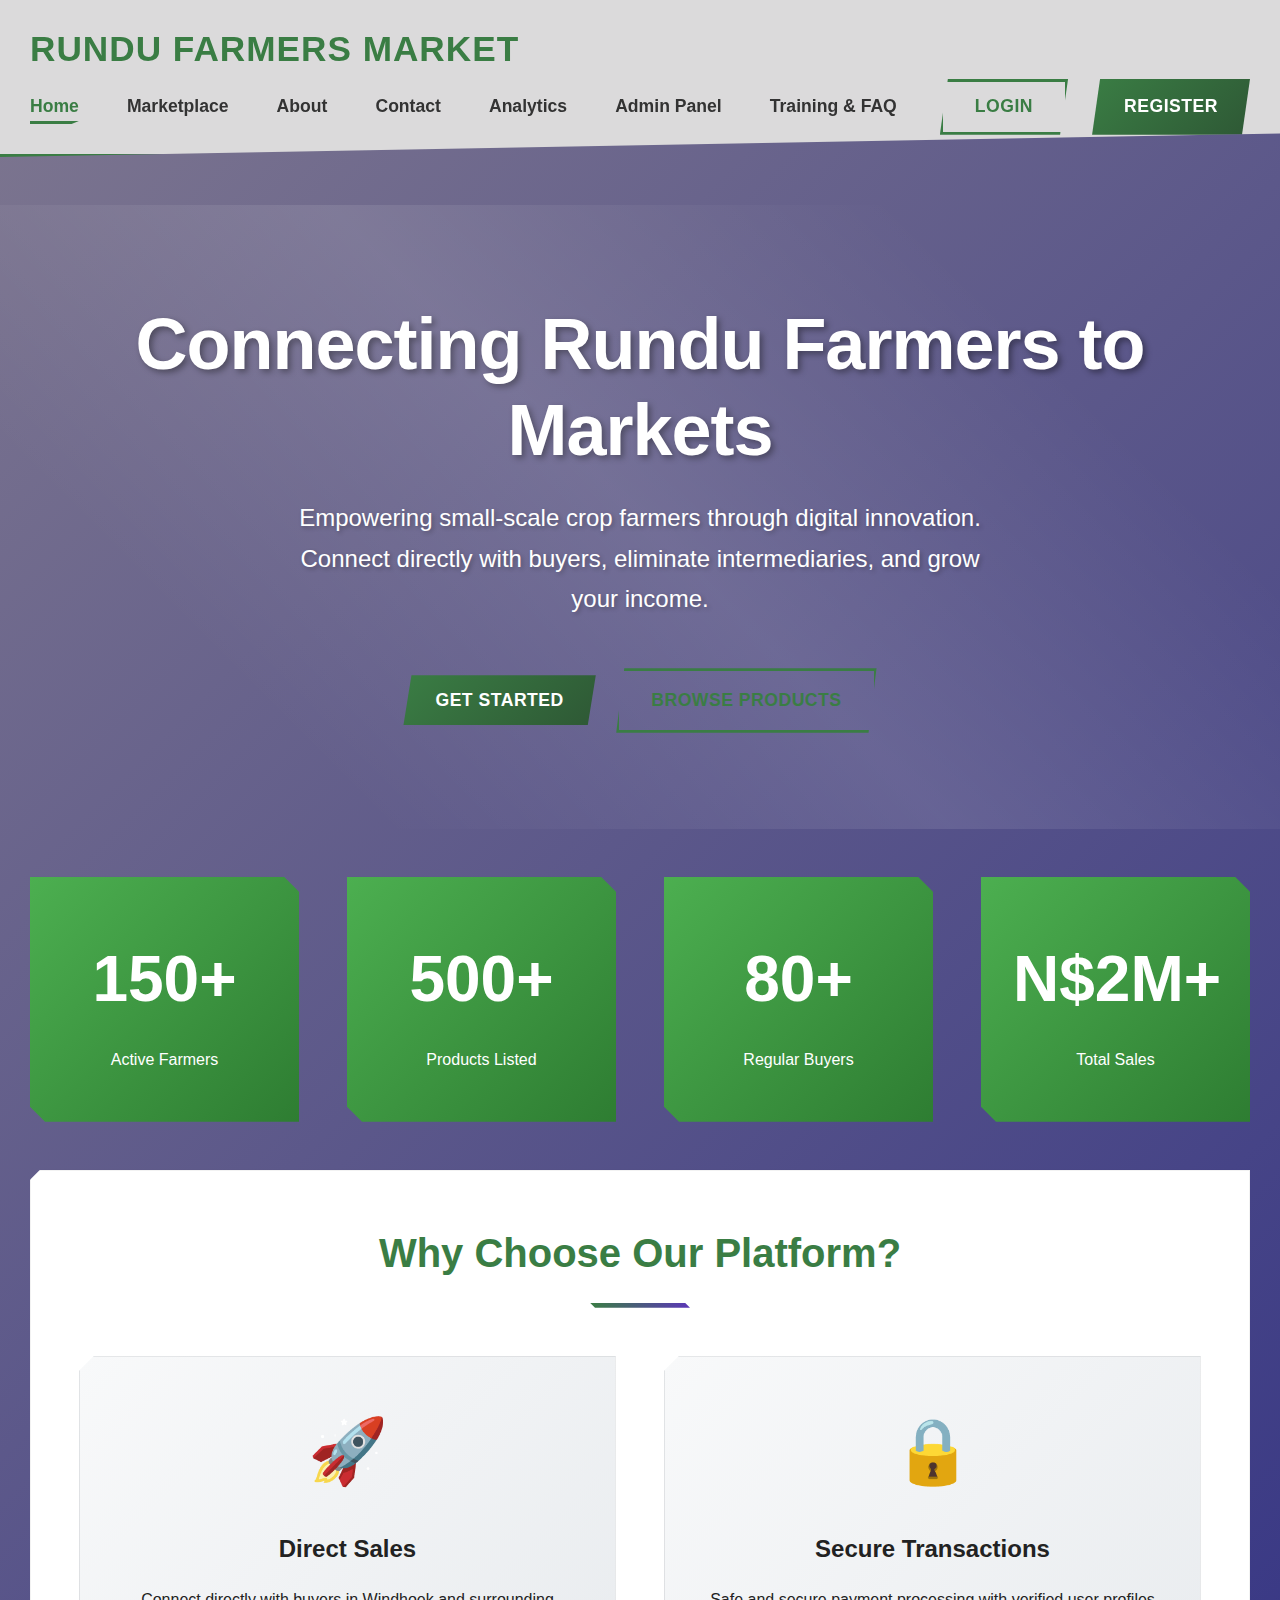
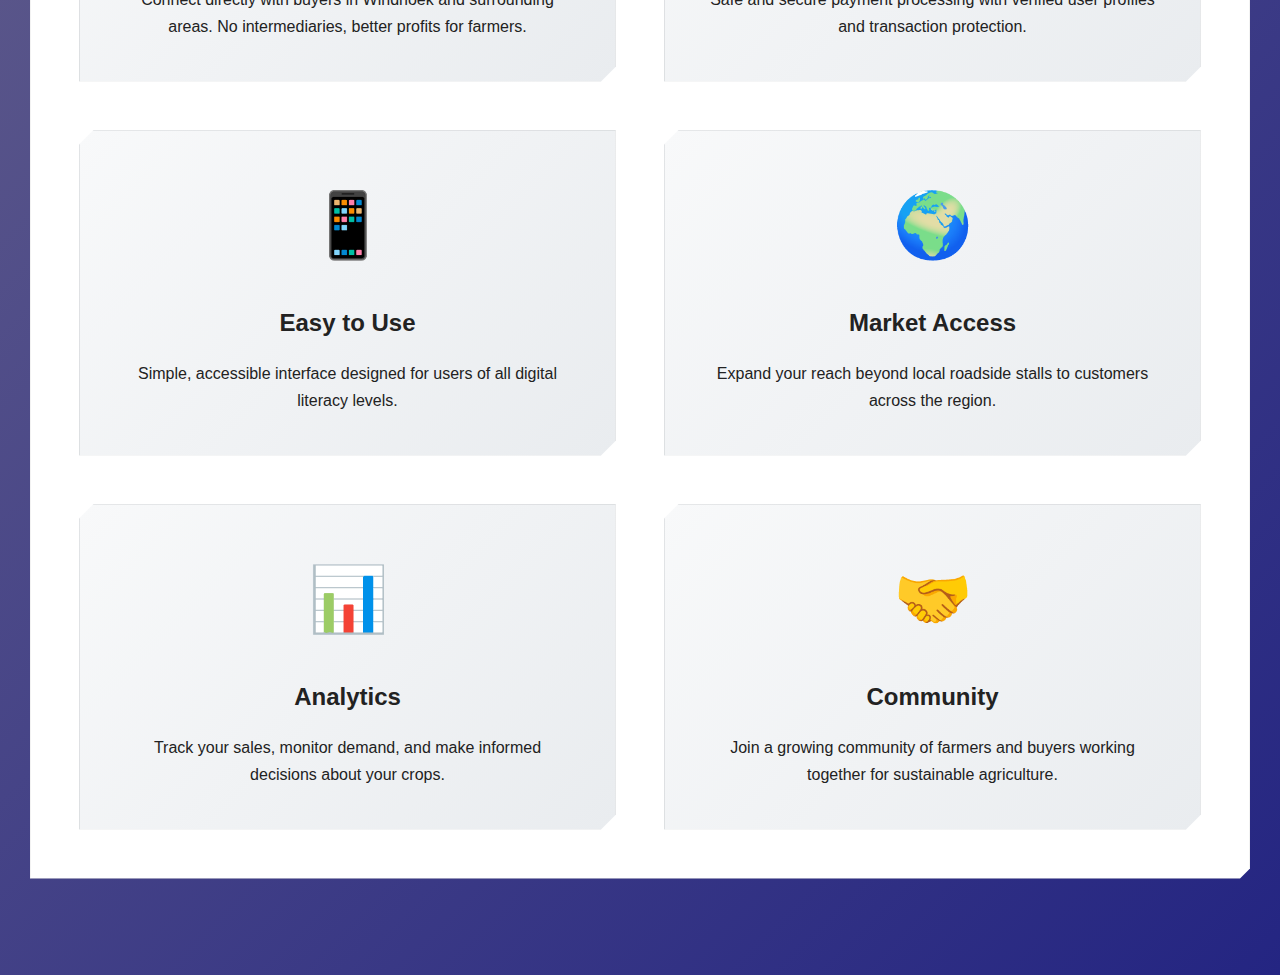
<file: index.html>
<!DOCTYPE html>
<html lang="en">
<head>
    <meta charset="UTF-8">
    <meta name="viewport" content="width=device-width, initial-scale=1.0">
    <title>Home | Rundu Farmers Marketplace</title>
    <link rel="stylesheet" href="style.css">
    <script src="script.js" defer></script>
    <!-- Use environment variables for API endpoints, keys, and sensitive config. See .env setup. -->
</head>
<body>
    <header>
        <div class="container">
            <div class="header-content">
                <div class="logo">Rundu Farmers Market</div>
                <nav>
                    <ul>
                        <li><a href="index.html" class="nav-link active">Home</a></li>
                        <li><a href="marketplace.html" class="nav-link">Marketplace</a></li>
                        <li><a href="about.html" class="nav-link">About</a></li>
                        <li><a href="contact.html" class="nav-link">Contact</a></li>
                        <li><a href="analytics.html" class="nav-link">Analytics</a></li>
                        <li><a href="admin.html" class="nav-link">Admin Panel</a></li>
                        <li><a href="training.html" class="nav-link">Training & FAQ</a></li>
                    </ul>
                </nav>
                <div class="auth-buttons">
                    <button class="btn btn-outline" onclick="openModal('loginModal')">Login</button>
                    <button class="btn btn-primary" onclick="openModal('registerModal')">Register</button>
                    <!-- Implement authentication backend. Use env variables for secrets/config. -->
                </div>
            </div>
        </div>
    </header>
    <!-- Modals for login/register should be included globally or per page as needed. Backend integration required. -->
    <div id="loginModal" class="modal">
        <div class="modal-content">
            <span class="close" onclick="closeModal('loginModal')">&times;</span>
            <h2>Login to Your Account</h2>
            <form id="loginForm">
                <div class="form-group">
                    <label for="loginEmail">Email</label>
                    <input type="email" id="loginEmail" required>
                </div>
                <div class="form-group">
                    <label for="loginPassword">Password</label>
                    <input type="password" id="loginPassword" required>
                </div>
                <button type="submit" class="btn btn-primary" style="width: 100%;">Login</button>
            </form>
        </div>
    </div>
    <div id="registerModal" class="modal">
        <div class="modal-content">
            <span class="close" onclick="closeModal('registerModal')">&times;</span>
            <h2>Create Your Account</h2>
            <form id="registerForm">
                <div class="form-group">
                    <label for="registerName">Full Name</label>
                    <input type="text" id="registerName" required>
                </div>
                <div class="form-group">
                    <label for="registerEmail">Email</label>
                    <input type="email" id="registerEmail" required>
                </div>
                <div class="form-group">
                    <label for="registerPhone">Phone Number</label>
                    <input type="tel" id="registerPhone" required>
                </div>
                <div class="form-group">
                    <label for="registerPassword">Password</label>
                    <input type="password" id="registerPassword" required>
                </div>
                <div class="form-group">
                    <label for="confirmPassword">Confirm Password</label>
                    <input type="password" id="confirmPassword" required>
                </div>
                <button type="submit" class="btn btn-primary" style="width: 100%;">Register</button>
            </form>
        </div>
    </div>
    <main>
        <section id="home" class="section-page">
            <div class="hero">
                <div class="container">
                    <h1>Connecting Rundu Farmers to Markets</h1>
                    <p>Empowering small-scale crop farmers through digital innovation. Connect directly with buyers, eliminate intermediaries, and grow your income.</p>
                    <div style="margin-top: 2rem;">
                        <button class="btn btn-primary" onclick="openModal('registerModal')" style="margin-right: 1rem;">Get Started</button>
                        <a href="marketplace.html" class="btn btn-outline">Browse Products</a>
                    </div>
                </div>
            </div>
            <div class="container">
                <div class="stats">
                    <div class="stat-card">
                        <div class="stat-number">150+</div>
                        <div>Active Farmers</div>
                    </div>
                    <div class="stat-card">
                        <div class="stat-number">500+</div>
                        <div>Products Listed</div>
                    </div>
                    <div class="stat-card">
                        <div class="stat-number">80+</div>
                        <div>Regular Buyers</div>
                    </div>
                    <div class="stat-card">
                        <div class="stat-number">N$2M+</div>
                        <div>Total Sales</div>
                    </div>
                </div>
                <div class="section">
                    <h2>Why Choose Our Platform?</h2>
                    <div class="features-grid">
                        <div class="feature-card">
                            <div class="feature-icon">🚀</div>
                            <h3>Direct Sales</h3>
                            <p>Connect directly with buyers in Windhoek and surrounding areas. No intermediaries, better profits for farmers.</p>
                        </div>
                        <div class="feature-card">
                            <div class="feature-icon">🔒</div>
                            <h3>Secure Transactions</h3>
                            <p>Safe and secure payment processing with verified user profiles and transaction protection.</p>
                        </div>
                        <div class="feature-card">
                            <div class="feature-icon">📱</div>
                            <h3>Easy to Use</h3>
                            <p>Simple, accessible interface designed for users of all digital literacy levels.</p>
                        </div>
                        <div class="feature-card">
                            <div class="feature-icon">🌍</div>
                            <h3>Market Access</h3>
                            <p>Expand your reach beyond local roadside stalls to customers across the region.</p>
                        </div>
                        <div class="feature-card">
                            <div class="feature-icon">📊</div>
                            <h3>Analytics</h3>
                            <p>Track your sales, monitor demand, and make informed decisions about your crops.</p>
                        </div>
                        <div class="feature-card">
                            <div class="feature-icon">🤝</div>
                            <h3>Community</h3>
                            <p>Join a growing community of farmers and buyers working together for sustainable agriculture.</p>
                        </div>
                    </div>
                </div>
            </div>
        </section>
    </main>
    <!-- Modals for login/register can be included globally or per page as needed -->
</body>
</html>
</file>
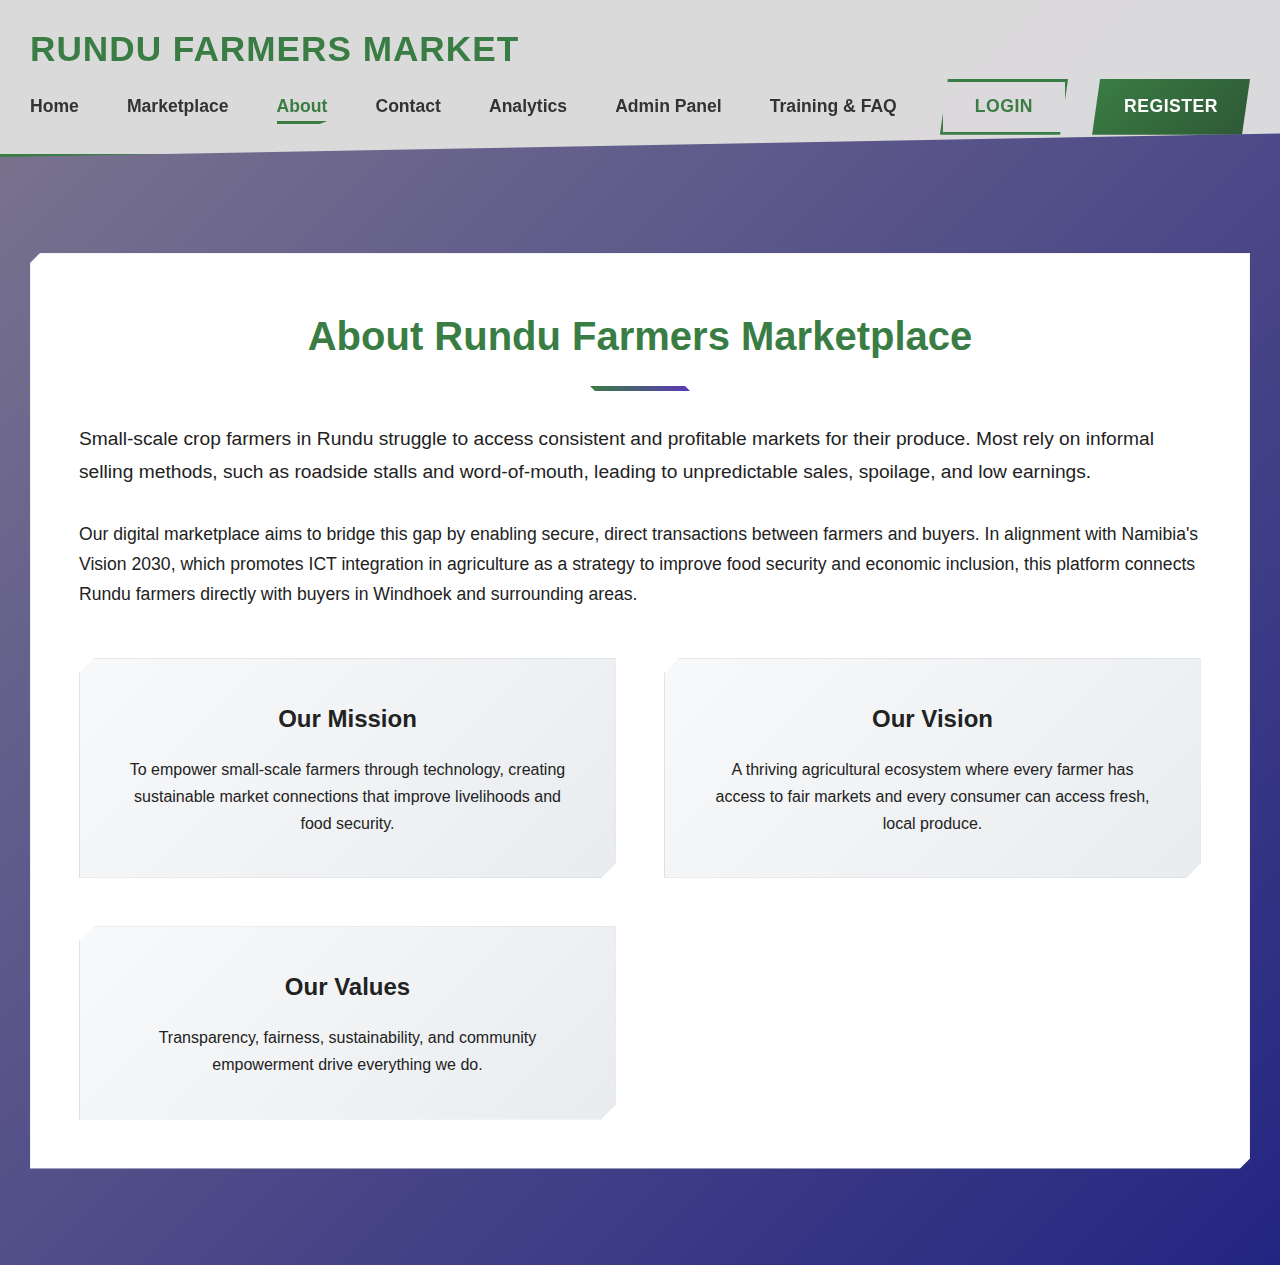
<file: about.html>
<!DOCTYPE html>
<html lang="en">
<head>
    <meta charset="UTF-8">
    <meta name="viewport" content="width=device-width, initial-scale=1.0">
    <title>About | Rundu Farmers Marketplace</title>
    <link rel="stylesheet" href="style.css">
    <script src="script.js" defer></script>
    <!-- Use environment variables for API endpoints, keys, and sensitive config. See .env setup. -->
</head>
<body>
    <header>
        <div class="container">
            <div class="header-content">
                <div class="logo">Rundu Farmers Market</div>
                <nav>
                    <ul>
                        <li><a href="index.html" class="nav-link">Home</a></li>
                        <li><a href="marketplace.html" class="nav-link">Marketplace</a></li>
                        <li><a href="about.html" class="nav-link active">About</a></li>
                        <li><a href="contact.html" class="nav-link">Contact</a></li>
                        <li><a href="analytics.html" class="nav-link">Analytics</a></li>
                        <li><a href="admin.html" class="nav-link">Admin Panel</a></li>
                        <li><a href="training.html" class="nav-link">Training & FAQ</a></li>
                    </ul>
                </nav>
                <div class="auth-buttons">
                    <button class="btn btn-outline" onclick="openModal('loginModal')">Login</button>
                    <button class="btn btn-primary" onclick="openModal('registerModal')">Register</button>
                    <!-- Implement authentication backend. Use env variables for secrets/config. -->
                </div>
            </div>
        </div>
    </header>
    <!-- Modals for login/register should be included globally or per page as needed. Backend integration required. -->
    <div id="loginModal" class="modal">
        <div class="modal-content">
            <span class="close" onclick="closeModal('loginModal')">&times;</span>
            <h2>Login to Your Account</h2>
            <form id="loginForm">
                <div class="form-group">
                    <label for="loginEmail">Email</label>
                    <input type="email" id="loginEmail" required>
                </div>
                <div class="form-group">
                    <label for="loginPassword">Password</label>
                    <input type="password" id="loginPassword" required>
                </div>
                <button type="submit" class="btn btn-primary" style="width: 100%;">Login</button>
            </form>
        </div>
    </div>
    <div id="registerModal" class="modal">
        <div class="modal-content">
            <span class="close" onclick="closeModal('registerModal')">&times;</span>
            <h2>Create Your Account</h2>
            <form id="registerForm">
                <div class="form-group">
                    <label for="registerName">Full Name</label>
                    <input type="text" id="registerName" required>
                </div>
                <div class="form-group">
                    <label for="registerEmail">Email</label>
                    <input type="email" id="registerEmail" required>
                </div>
                <div class="form-group">
                    <label for="registerPhone">Phone Number</label>
                    <input type="tel" id="registerPhone" required>
                </div>
                <div class="form-group">
                    <label for="registerPassword">Password</label>
                    <input type="password" id="registerPassword" required>
                </div>
                <div class="form-group">
                    <label for="confirmPassword">Confirm Password</label>
                    <input type="password" id="confirmPassword" required>
                </div>
                <button type="submit" class="btn btn-primary" style="width: 100%;">Register</button>
            </form>
        </div>
    </div>
    <main>
        <section id="about" class="section-page">
            <div class="container">
                <div class="section">
                    <h2>About Rundu Farmers Marketplace</h2>
                    <p style="font-size: 1.2rem; margin-bottom: 2rem;">Small-scale crop farmers in Rundu struggle to access consistent and profitable markets for their produce. Most rely on informal selling methods, such as roadside stalls and word-of-mouth, leading to unpredictable sales, spoilage, and low earnings.</p>
                    <p style="font-size: 1.1rem; margin-bottom: 2rem;">Our digital marketplace aims to bridge this gap by enabling secure, direct transactions between farmers and buyers. In alignment with Namibia's Vision 2030, which promotes ICT integration in agriculture as a strategy to improve food security and economic inclusion, this platform connects Rundu farmers directly with buyers in Windhoek and surrounding areas.</p>
                    <div class="features-grid">
                        <div class="feature-card">
                            <h3>Our Mission</h3>
                            <p>To empower small-scale farmers through technology, creating sustainable market connections that improve livelihoods and food security.</p>
                        </div>
                        <div class="feature-card">
                            <h3>Our Vision</h3>
                            <p>A thriving agricultural ecosystem where every farmer has access to fair markets and every consumer can access fresh, local produce.</p>
                        </div>
                        <div class="feature-card">
                            <h3>Our Values</h3>
                            <p>Transparency, fairness, sustainability, and community empowerment drive everything we do.</p>
                        </div>
                    </div>
                </div>
            </div>
        </section>
    </main>
</body>
</html>
</file>
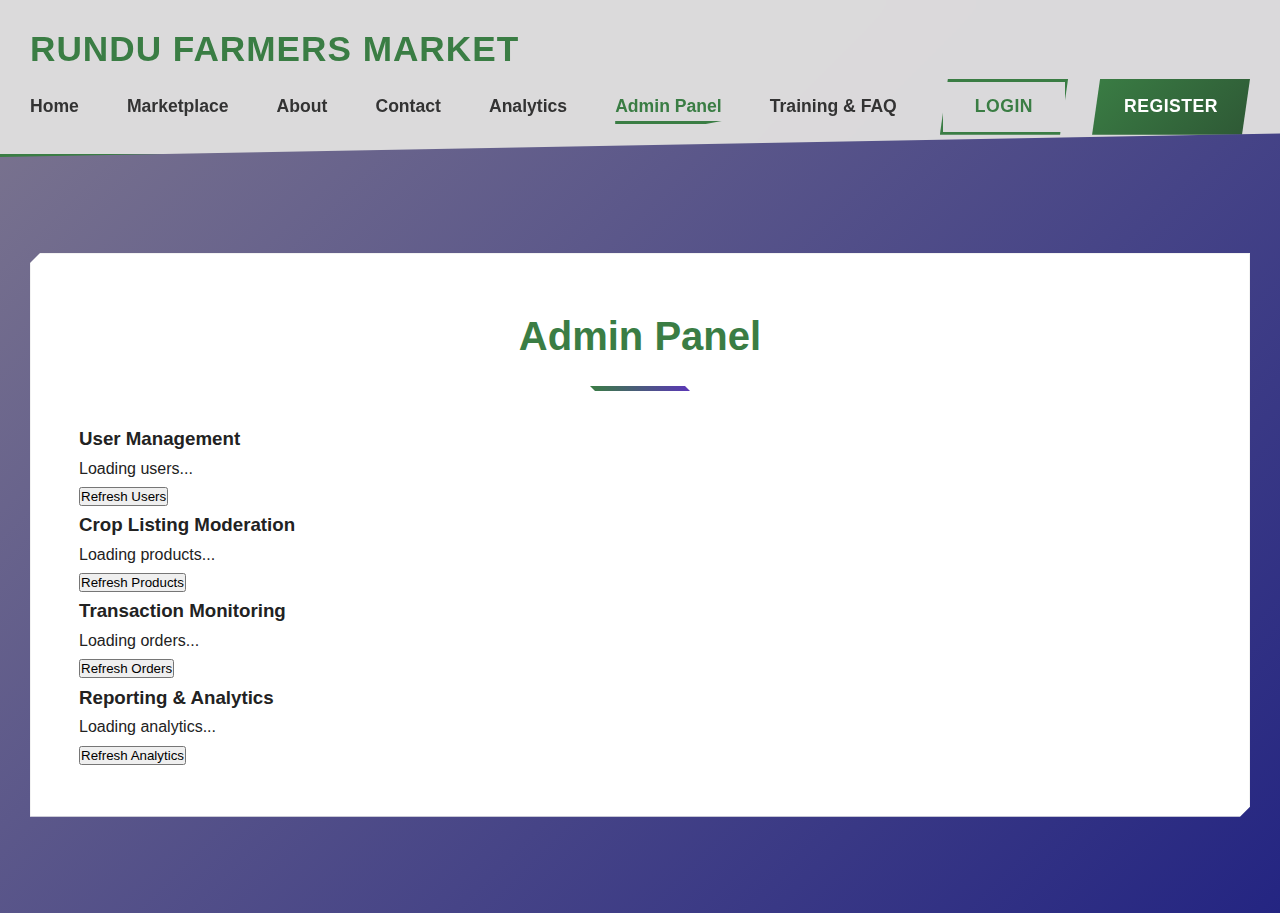
<file: admin.html>
<!DOCTYPE html>
<html lang="en">
<head>
    <meta charset="UTF-8">
    <meta name="viewport" content="width=device-width, initial-scale=1.0">
    <title>Admin Panel | Rundu Farmers Marketplace</title>
    <link rel="stylesheet" href="style.css">
    <script src="script.js" defer></script>
    <!-- Use environment variables for API endpoints, keys, and sensitive config. See .env setup. -->
</head>
<body>
    <header>
        <div class="container">
            <div class="header-content">
                <div class="logo">Rundu Farmers Market</div>
                <nav>
                    <ul>
                        <li><a href="index.html" class="nav-link">Home</a></li>
                        <li><a href="marketplace.html" class="nav-link">Marketplace</a></li>
                        <li><a href="about.html" class="nav-link">About</a></li>
                        <li><a href="contact.html" class="nav-link">Contact</a></li>
                        <li><a href="analytics.html" class="nav-link">Analytics</a></li>
                        <li><a href="admin.html" class="nav-link active">Admin Panel</a></li>
                        <li><a href="training.html" class="nav-link">Training & FAQ</a></li>
                    </ul>
                </nav>
                <div class="auth-buttons">
                    <button class="btn btn-outline" onclick="openModal('loginModal')">Login</button>
                    <button class="btn btn-primary" onclick="openModal('registerModal')">Register</button>
                    <!-- Implement authentication backend. Use env variables for secrets/config. -->
                </div>
            </div>
        </div>
    </header>
    <!-- Modals for login/register should be included globally or per page as needed. Backend integration required. -->
    <main>
        <section id="admin" class="section-page">
            <div class="container">
                <div class="section">
                    <h2>Admin Panel</h2>
                    <div class="admin-grid">
                        <div class="admin-card">
                            <h3>User Management</h3>
                            <div id="adminUsers">
                                <p>Loading users...</p>
                            </div>
                            <button onclick="fetchUsers()">Refresh Users</button>
                        </div>
                        <div class="admin-card">
                            <h3>Crop Listing Moderation</h3>
                            <div id="adminProducts">
                                <p>Loading products...</p>
                            </div>
                            <button onclick="fetchProducts()">Refresh Products</button>
                        </div>
                        <div class="admin-card">
                            <h3>Transaction Monitoring</h3>
                            <div id="adminOrders">
                                <p>Loading orders...</p>
                            </div>
                            <button onclick="fetchOrders()">Refresh Orders</button>
                        </div>
                        <div class="admin-card">
                            <h3>Reporting & Analytics</h3>
                            <div id="adminAnalytics">
                                <p>Loading analytics...</p>
                            </div>
                            <button onclick="fetchAnalytics()">Refresh Analytics</button>
                        </div>
                    </div>
                    <script>
                    // Use environment variables for API endpoints
                    const API_URL = 'https://your-api-url.com'; // Replace with process.env.API_URL in backend
                    const AUTH_TOKEN = localStorage.getItem('authToken');

                    async function fetchUsers() {
                        const res = await fetch(`${API_URL}/api/admin/users`, {
                            headers: { 'Authorization': `Bearer ${AUTH_TOKEN}` }
                        });
                        const users = await res.json();
                        const container = document.getElementById('adminUsers');
                        container.innerHTML = users.map(u => `
                            <div>
                                <strong>${u.name}</strong> (${u.role})
                                <button onclick="removeUser('${u.id}')">Remove</button>
                            </div>
                        `).join('');
                    }
                    async function removeUser(id) {
                        await fetch(`${API_URL}/api/admin/users/${id}`, {
                            method: 'DELETE',
                            headers: { 'Authorization': `Bearer ${AUTH_TOKEN}` }
                        });
                        fetchUsers();
                    }
                    async function fetchProducts() {
                        const res = await fetch(`${API_URL}/api/admin/products`, {
                            headers: { 'Authorization': `Bearer ${AUTH_TOKEN}` }
                        });
                        const products = await res.json();
                        const container = document.getElementById('adminProducts');
                        container.innerHTML = products.map(p => `
                            <div>
                                <strong>${p.name}</strong> (${p.status})
                                <button onclick="approveProduct('${p.id}')">Approve</button>
                                <button onclick="removeProduct('${p.id}')">Remove</button>
                            </div>
                        `).join('');
                    }
                    async function approveProduct(id) {
                        await fetch(`${API_URL}/api/admin/products/${id}/approve`, {
                            method: 'POST',
                            headers: { 'Authorization': `Bearer ${AUTH_TOKEN}` }
                        });
                        fetchProducts();
                    }
                    async function removeProduct(id) {
                        await fetch(`${API_URL}/api/admin/products/${id}`, {
                            method: 'DELETE',
                            headers: { 'Authorization': `Bearer ${AUTH_TOKEN}` }
                        });
                        fetchProducts();
                    }
                    async function fetchOrders() {
                        const res = await fetch(`${API_URL}/api/admin/orders`, {
                            headers: { 'Authorization': `Bearer ${AUTH_TOKEN}` }
                        });
                        const orders = await res.json();
                        const container = document.getElementById('adminOrders');
                        container.innerHTML = orders.map(o => `
                            <div>
                                <strong>Order #${o.id}</strong> (${o.status})
                                <button onclick="resolveOrder('${o.id}')">Resolve</button>
                            </div>
                        `).join('');
                    }
                    async function resolveOrder(id) {
                        await fetch(`${API_URL}/api/admin/orders/${id}/resolve`, {
                            method: 'POST',
                            headers: { 'Authorization': `Bearer ${AUTH_TOKEN}` }
                        });
                        fetchOrders();
                    }
                    async function fetchAnalytics() {
                        const res = await fetch(`${API_URL}/api/admin/analytics`, {
                            headers: { 'Authorization': `Bearer ${AUTH_TOKEN}` }
                        });
                        const analytics = await res.json();
                        const container = document.getElementById('adminAnalytics');
                        container.innerHTML = `<pre>${JSON.stringify(analytics, null, 2)}</pre>`;
                    }
                    // Initial load
                    fetchUsers();
                    fetchProducts();
                    fetchOrders();
                    fetchAnalytics();
                    </script>
                </div>
            </div>
        </section>
    </main>
</body>
</html>
</file>
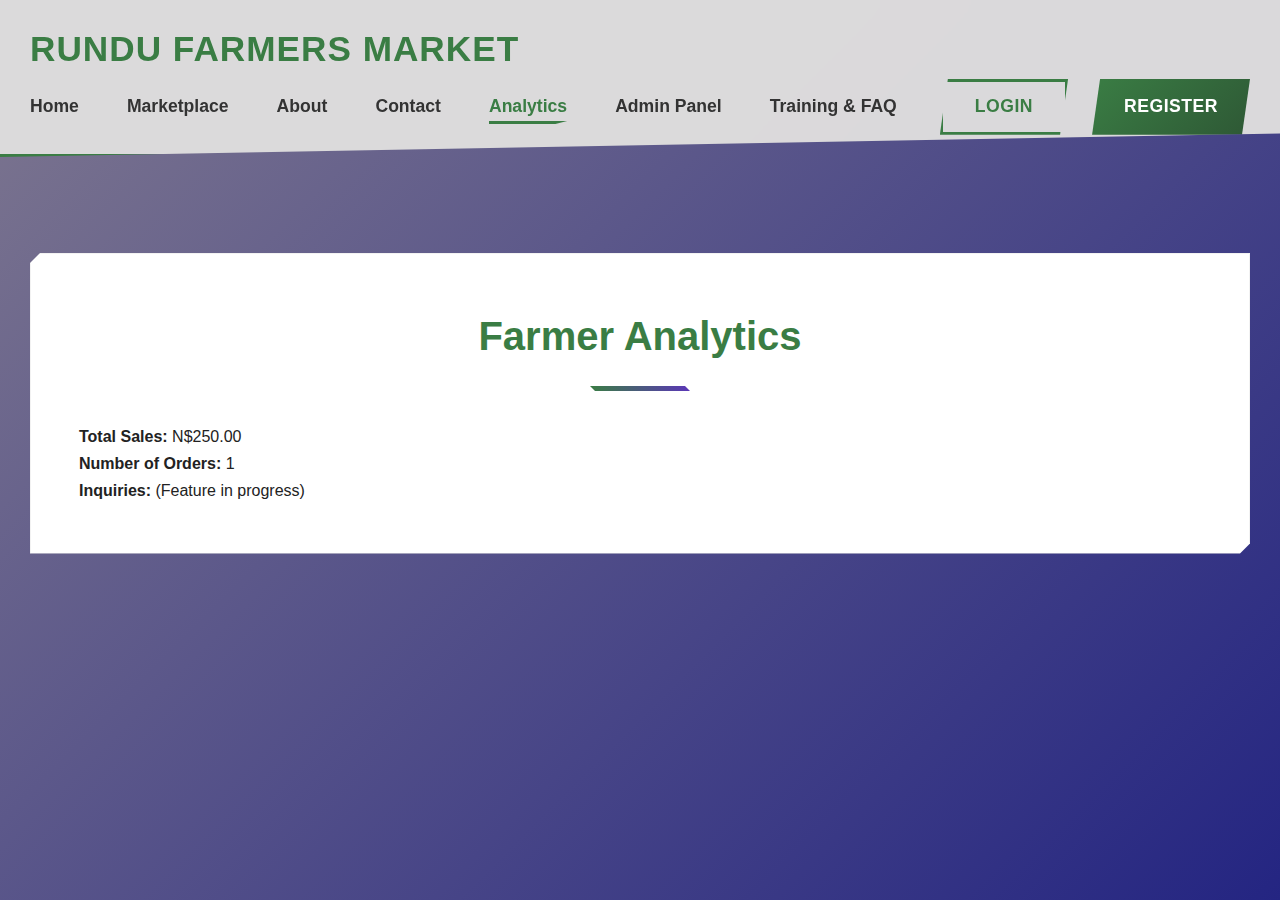
<file: analytics.html>
<!DOCTYPE html>
<html lang="en">
<head>
    <meta charset="UTF-8">
    <meta name="viewport" content="width=device-width, initial-scale=1.0">
    <title>Analytics | Rundu Farmers Marketplace</title>
    <link rel="stylesheet" href="style.css">
    <script src="script.js" defer></script>
    <!-- Use environment variables for API endpoints, keys, and sensitive config. See .env setup. -->
</head>
<body>
    <header>
        <div class="container">
            <div class="header-content">
                <div class="logo">Rundu Farmers Market</div>
                <nav>
                    <ul>
                        <li><a href="index.html" class="nav-link">Home</a></li>
                        <li><a href="marketplace.html" class="nav-link">Marketplace</a></li>
                        <li><a href="about.html" class="nav-link">About</a></li>
                        <li><a href="contact.html" class="nav-link">Contact</a></li>
                        <li><a href="analytics.html" class="nav-link active">Analytics</a></li>
                        <li><a href="admin.html" class="nav-link">Admin Panel</a></li>
                        <li><a href="training.html" class="nav-link">Training & FAQ</a></li>
                    </ul>
                </nav>
                <div class="auth-buttons">
                    <button class="btn btn-outline" onclick="openModal('loginModal')">Login</button>
                    <button class="btn btn-primary" onclick="openModal('registerModal')">Register</button>
                    <!-- Implement authentication backend. Use env variables for secrets/config. -->
                </div>
            </div>
        </div>
    </header>
    <!-- Modals for login/register should be included globally or per page as needed. Backend integration required. -->
    <div id="loginModal" class="modal">
        <div class="modal-content">
            <span class="close" onclick="closeModal('loginModal')">&times;</span>
            <h2>Login to Your Account</h2>
            <form id="loginForm">
                <div class="form-group">
                    <label for="loginEmail">Email</label>
                    <input type="email" id="loginEmail" required>
                </div>
                <div class="form-group">
                    <label for="loginPassword">Password</label>
                    <input type="password" id="loginPassword" required>
                </div>
                <button type="submit" class="btn btn-primary" style="width: 100%;">Login</button>
            </form>
        </div>
    </div>
    <div id="registerModal" class="modal">
        <div class="modal-content">
            <span class="close" onclick="closeModal('registerModal')">&times;</span>
            <h2>Create Your Account</h2>
            <form id="registerForm">
                <div class="form-group">
                    <label for="registerName">Full Name</label>
                    <input type="text" id="registerName" required>
                </div>
                <div class="form-group">
                    <label for="registerEmail">Email</label>
                    <input type="email" id="registerEmail" required>
                </div>
                <div class="form-group">
                    <label for="registerPhone">Phone Number</label>
                    <input type="tel" id="registerPhone" required>
                </div>
                <div class="form-group">
                    <label for="registerPassword">Password</label>
                    <input type="password" id="registerPassword" required>
                </div>
                <div class="form-group">
                    <label for="confirmPassword">Confirm Password</label>
                    <input type="password" id="confirmPassword" required>
                </div>
                <button type="submit" class="btn btn-primary" style="width: 100%;">Register</button>
            </form>
        </div>
    </div>
    <main>
        <section id="analytics" class="section-page">
            <div class="container">
                <div class="section">
                    <h2>Farmer Analytics</h2>
                    <p>View your sales, product views, and inquiries here. (Feature in progress)</p>
                </div>
            </div>
        </section>
    </main>
</body>
</html>
</file>
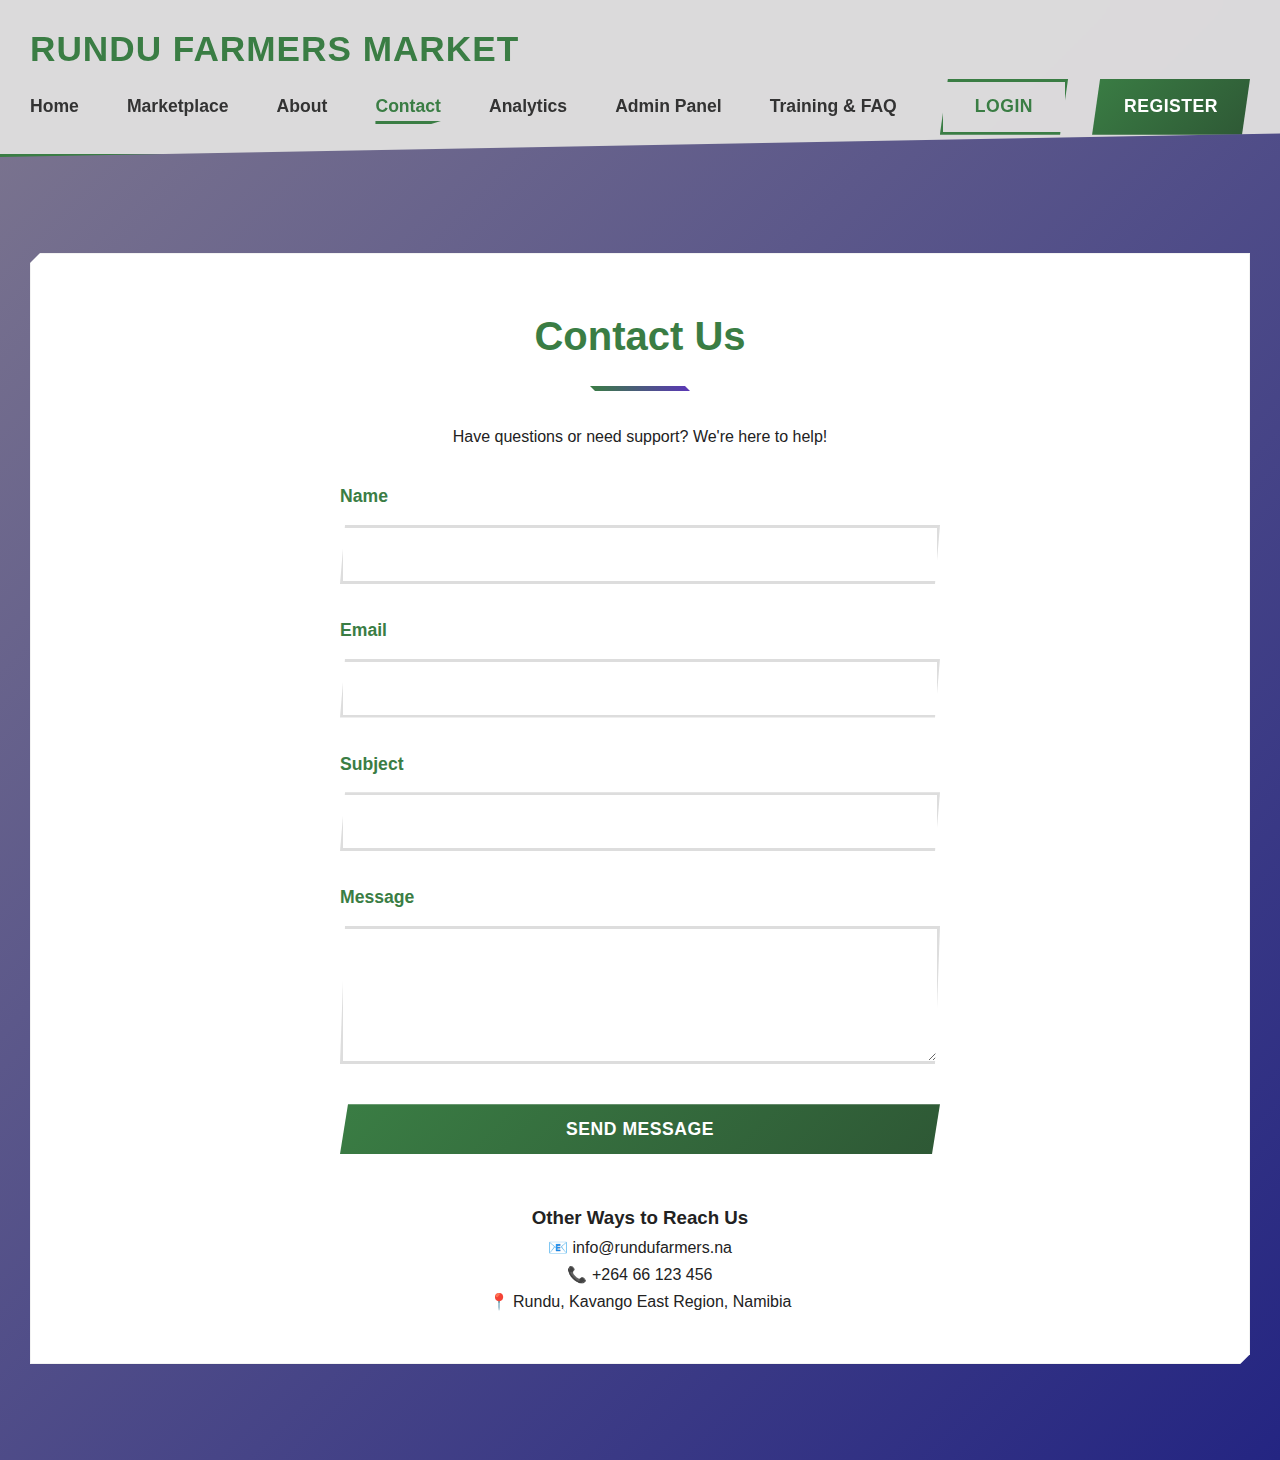
<file: contact.html>
<!DOCTYPE html>
<html lang="en">
<head>
    <meta charset="UTF-8">
    <meta name="viewport" content="width=device-width, initial-scale=1.0">
    <title>Contact | Rundu Farmers Marketplace</title>
    <link rel="stylesheet" href="style.css">
    <script src="script.js" defer></script>
    <!-- Use environment variables for API endpoints, keys, and sensitive config. See .env setup. -->
</head>
<body>
    <header>
        <div class="container">
            <div class="header-content">
                <div class="logo">Rundu Farmers Market</div>
                <nav>
                    <ul>
                        <li><a href="index.html" class="nav-link">Home</a></li>
                        <li><a href="marketplace.html" class="nav-link">Marketplace</a></li>
                        <li><a href="about.html" class="nav-link">About</a></li>
                        <li><a href="contact.html" class="nav-link active">Contact</a></li>
                        <li><a href="analytics.html" class="nav-link">Analytics</a></li>
                        <li><a href="admin.html" class="nav-link">Admin Panel</a></li>
                        <li><a href="training.html" class="nav-link">Training & FAQ</a></li>
                    </ul>
                </nav>
                <div class="auth-buttons">
                    <button class="btn btn-outline" onclick="openModal('loginModal')">Login</button>
                    <button class="btn btn-primary" onclick="openModal('registerModal')">Register</button>
                    <!-- Implement authentication backend. Use env variables for secrets/config. -->
                </div>
            </div>
        </div>
    </header>
    <!-- Modals for login/register should be included globally or per page as needed. Backend integration required. -->
    <div id="loginModal" class="modal">
        <div class="modal-content">
            <span class="close" onclick="closeModal('loginModal')">&times;</span>
            <h2>Login to Your Account</h2>
            <form id="loginForm">
                <div class="form-group">
                    <label for="loginEmail">Email</label>
                    <input type="email" id="loginEmail" required>
                </div>
                <div class="form-group">
                    <label for="loginPassword">Password</label>
                    <input type="password" id="loginPassword" required>
                </div>
                <button type="submit" class="btn btn-primary" style="width: 100%;">Login</button>
            </form>
        </div>
    </div>
    <div id="registerModal" class="modal">
        <div class="modal-content">
            <span class="close" onclick="closeModal('registerModal')">&times;</span>
            <h2>Create Your Account</h2>
            <form id="registerForm">
                <div class="form-group">
                    <label for="registerName">Full Name</label>
                    <input type="text" id="registerName" required>
                </div>
                <div class="form-group">
                    <label for="registerEmail">Email</label>
                    <input type="email" id="registerEmail" required>
                </div>
                <div class="form-group">
                    <label for="registerPhone">Phone Number</label>
                    <input type="tel" id="registerPhone" required>
                </div>
                <div class="form-group">
                    <label for="registerPassword">Password</label>
                    <input type="password" id="registerPassword" required>
                </div>
                <div class="form-group">
                    <label for="confirmPassword">Confirm Password</label>
                    <input type="password" id="confirmPassword" required>
                </div>
                <button type="submit" class="btn btn-primary" style="width: 100%;">Register</button>
            </form>
        </div>
    </div>
    <main>
        <section id="contact" class="section-page">
            <div class="container">
                <div class="section">
                    <h2>Contact Us</h2>
                    <p style="text-align: center; margin-bottom: 2rem;">Have questions or need support? We're here to help!</p>
                    <div class="form-container">
                        <form id="contactForm">
                            <div class="form-group">
                                <label for="contactName">Name</label>
                                <input type="text" id="contactName" required>
                            </div>
                            <div class="form-group">
                                <label for="contactEmail">Email</label>
                                <input type="email" id="contactEmail" required>
                            </div>
                            <div class="form-group">
                                <label for="contactSubject">Subject</label>
                                <input type="text" id="contactSubject" required>
                            </div>
                            <div class="form-group">
                                <label for="contactMessage">Message</label>
                                <textarea id="contactMessage" rows="5" required></textarea>
                            </div>
                            <button type="submit" class="btn btn-primary" style="width: 100%;">Send Message</button>
                        </form>
                    </div>
                    <div style="text-align: center; margin-top: 3rem;">
                        <h3>Other Ways to Reach Us</h3>
                        <p>📧 info@rundufarmers.na</p>
                        <p>📞 +264 66 123 456</p>
                        <p>📍 Rundu, Kavango East Region, Namibia</p>
                    </div>
                </div>
            </div>
        </section>
    </main>
</body>
</html>
</file>
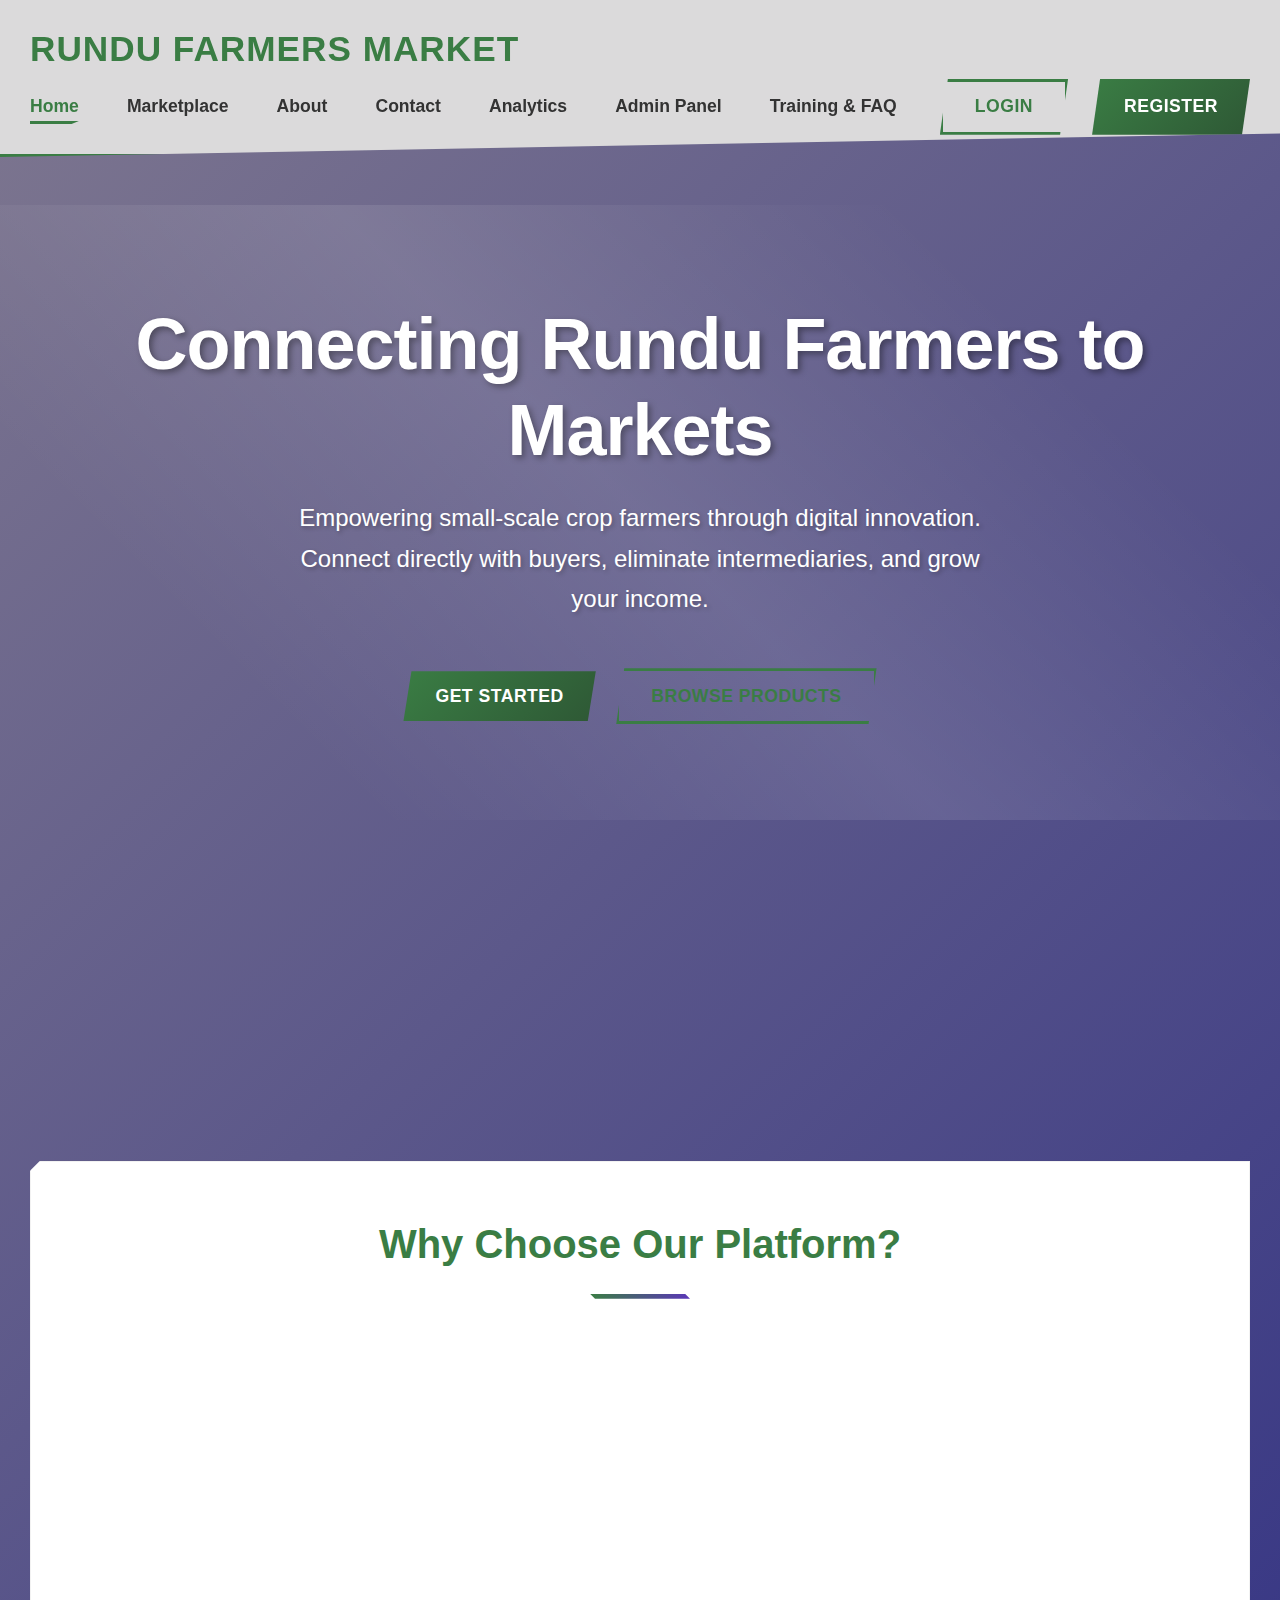
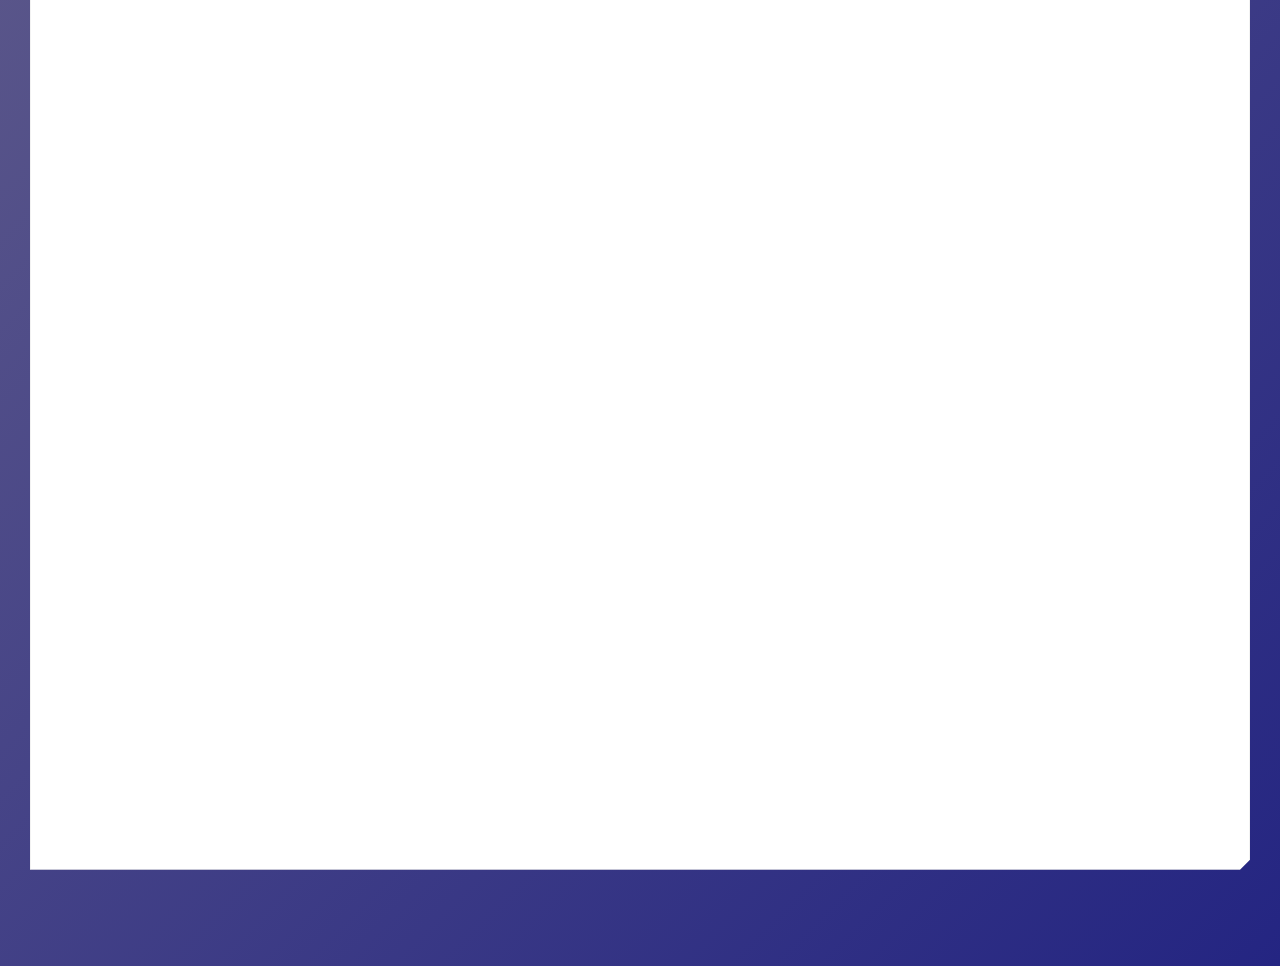
<file: E-Farmers.html>
<!DOCTYPE html>
<html lang="en">
<head>
    <meta charset="UTF-8">
    <meta name="viewport" content="width=device-width, initial-scale=1.0">
    <title>Rundu Farmers Marketplace</title>
    <link rel="stylesheet" href="style.css">
    <script src="script.js" defer></script>
    <!-- TODO: Use environment variables for API endpoints, keys, and sensitive config. See .env setup. -->
</head>
<body>
    <header>
        <div class="container">
            <div class="header-content">
                <div class="logo">Rundu Farmers Market</div>
                <nav>
                    <ul>
                        <li><a href="#home" class="nav-link active">Home</a></li>
                        <li><a href="#marketplace" class="nav-link">Marketplace</a></li>
                        <li><a href="#about" class="nav-link">About</a></li>
                        <li><a href="#contact" class="nav-link">Contact</a></li>
                            <li><a href="#analytics" class="nav-link">Analytics</a></li>
                            <li><a href="#admin" class="nav-link">Admin Panel</a></li>
                            <li><a href="#training" class="nav-link">Training & FAQ</a></li>
                    </ul>
                </nav>
                <div class="auth-buttons">
                    <button class="btn btn-outline" onclick="openModal('loginModal')">Login</button>
                    <button class="btn btn-primary" onclick="openModal('registerModal')">Register</button>
                    <!-- TODO: Implement authentication backend. Use env variables for secrets/config. -->
                </div>
            </div>
        </div>
    </header>

    <main>
        <section id="home" class="section-page">
            <div class="hero">
                <div class="container">
                    <h1>Connecting Rundu Farmers to Markets</h1>
                    <p>Empowering small-scale crop farmers through digital innovation. Connect directly with buyers, eliminate intermediaries, and grow your income.</p>
                    <div style="margin-top: 2rem;">
                        <button class="btn btn-primary" onclick="openModal('registerModal')" style="margin-right: 1rem;">Get Started</button>
                        <button class="btn btn-outline" onclick="showSection('marketplace')">Browse Products</button>
                    </div>
                </div>
            </div>

            <div class="container">
                <div class="stats">
                    <div class="stat-card">
                        <div class="stat-number">150+</div>
                        <div>Active Farmers</div>
                    </div>
                    <div class="stat-card">
                        <div class="stat-number">500+</div>
                        <div>Products Listed</div>
                    </div>
                    <div class="stat-card">
                        <div class="stat-number">80+</div>
                        <div>Regular Buyers</div>
                    </div>
                    <div class="stat-card">
                        <div class="stat-number">N$2M+</div>
                        <div>Total Sales</div>
                    </div>
                </div>

                <div class="section">
                    <h2>Why Choose Our Platform?</h2>
                    <div class="features-grid">
                        <div class="feature-card">
                            <div class="feature-icon">🚀</div>
                            <h3>Direct Sales</h3>
                            <p>Connect directly with buyers in Windhoek and surrounding areas. No intermediaries, better profits for farmers.</p>
                        </div>
                        <div class="feature-card">
                            <div class="feature-icon">🔒</div>
                            <h3>Secure Transactions</h3>
                            <p>Safe and secure payment processing with verified user profiles and transaction protection.</p>
                        </div>
                        <div class="feature-card">
                            <div class="feature-icon">📱</div>
                            <h3>Easy to Use</h3>
                            <p>Simple, accessible interface designed for users of all digital literacy levels.</p>
                        </div>
                        <div class="feature-card">
                            <div class="feature-icon">🌍</div>
                            <h3>Market Access</h3>
                            <p>Expand your reach beyond local roadside stalls to customers across the region.</p>
                        </div>
                        <div class="feature-card">
                            <div class="feature-icon">📊</div>
                            <h3>Analytics</h3>
                            <p>Track your sales, monitor demand, and make informed decisions about your crops.</p>
                        </div>
                        <div class="feature-card">
                            <div class="feature-icon">🤝</div>
                            <h3>Community</h3>
                            <p>Join a growing community of farmers and buyers working together for sustainable agriculture.</p>
                        </div>
                    </div>
                </div>
            </div>
        </section>

        <section id="marketplace" class="section-page hidden">
            <div class="container">
                <div class="section">
                    <h2>Fresh Produce from Rundu Farmers</h2>
                    <div style="display: flex; justify-content: space-between; align-items: center; margin-bottom: 2rem; flex-wrap: wrap; gap: 1rem;">
                        <div>
                            <select id="categoryFilter" style="padding: 0.5rem; border-radius: 5px; border: 1px solid #ddd;">
                                <option value="">All Categories</option>
                                <option value="vegetables">Vegetables</option>
                                <option value="fruits">Fruits</option>
                                <option value="grains">Grains</option>
                                <option value="herbs">Herbs</option>
                            </select>
                        </div>
                        <button class="btn btn-primary" onclick="openModal('addProductModal')">+ List Product</button>
                    </div>
                    
                    <div class="products-grid" id="productsGrid">
                    </div>
                    <div class="orders-section" id="ordersSection" style="margin-top: 3rem;">
                        <h3>Order Management</h3>
                        <div id="ordersList">
                            <!-- Orders will be dynamically listed here -->
                            <!-- TODO: Implement order backend. Use env for payment/config. -->
                        </div>
                    </div>
                </div>
            </div>
        </section>

        <section id="about" class="section-page hidden">
            <div class="container">
                <div class="section">
                    <h2>About Rundu Farmers Marketplace</h2>
                    <p style="font-size: 1.2rem; margin-bottom: 2rem;">Small-scale crop farmers in Rundu struggle to access consistent and profitable markets for their produce. Most rely on informal selling methods, such as roadside stalls and word-of-mouth, leading to unpredictable sales, spoilage, and low earnings.</p>
                    
                    <p style="font-size: 1.1rem; margin-bottom: 2rem;">Our digital marketplace aims to bridge this gap by enabling secure, direct transactions between farmers and buyers. In alignment with Namibia's Vision 2030, which promotes ICT integration in agriculture as a strategy to improve food security and economic inclusion, this platform connects Rundu farmers directly with buyers in Windhoek and surrounding areas.</p>

                    <div class="features-grid">
                        <div class="feature-card">
                            <h3>Our Mission</h3>
                            <p>To empower small-scale farmers through technology, creating sustainable market connections that improve livelihoods and food security.</p>
                        </div>
                        <div class="feature-card">
                            <h3>Our Vision</h3>
                            <p>A thriving agricultural ecosystem where every farmer has access to fair markets and every consumer can access fresh, local produce.</p>
                        </div>
                        <div class="feature-card">
                            <h3>Our Values</h3>
                            <p>Transparency, fairness, sustainability, and community empowerment drive everything we do.</p>
                        </div>
                    </div>
                </div>
            </div>
        </section>

        <section id="contact" class="section-page hidden">
            <div class="container">
                <div class="section">
                    <h2>Contact Us</h2>
                    <p style="text-align: center; margin-bottom: 2rem;">Have questions or need support? We're here to help!</p>
                    
                    <div class="form-container">
                        <form id="contactForm">
                            <div class="form-group">
                                <label for="contactName">Name</label>
                                <input type="text" id="contactName" required>
                            </div>
                            <div class="form-group">
                                <label for="contactEmail">Email</label>
                                <input type="email" id="contactEmail" required>
                            </div>
                            <div class="form-group">
                                <label for="contactSubject">Subject</label>
                                <input type="text" id="contactSubject" required>
                            </div>
                            <div class="form-group">
                                <label for="contactMessage">Message</label>
                                <textarea id="contactMessage" rows="5" required></textarea>
                            </div>
                            <button type="submit" class="btn btn-primary" style="width: 100%;">Send Message</button>
                        </form>
                    </div>

                    <div style="text-align: center; margin-top: 3rem;">
                        <h3>Other Ways to Reach Us</h3>
                        <p>📧 info@rundufarmers.na</p>
                        <p>📞 +264 81 886 2608</p>
                        <p>📍 Rundu, Kavango East Region, Namibia</p>
                    </div>
                </div>
            </div>
        </section>
            <section id="analytics" class="section-page hidden">
                <div class="container">
                    <div class="section">
                        <h2>Farmer Analytics</h2>
                        <p>View your sales, product views, and inquiries here. (Feature in progress)</p>
                    </div>
                </div>
            </section>
            <section id="admin" class="section-page hidden">
                <div class="container">
                    <div class="section">
                        <h2>Admin Panel</h2>
                        <div class="admin-grid">
                            <div class="admin-card">
                                <h3>User Management</h3>
                                <p>View, edit, and remove farmers and buyers. (Feature in progress)</p>
                            </div>
                            <div class="admin-card">
                                <h3>Crop Listing Moderation</h3>
                                <p>Approve or remove crop listings. (Feature in progress)</p>
                            </div>
                            <div class="admin-card">
                                <h3>Transaction Monitoring</h3>
                                <p>Monitor transactions and resolve disputes. (Feature in progress)</p>
                            </div>
                            <div class="admin-card">
                                <h3>Reporting & Analytics</h3>
                                <p>View platform-wide analytics and generate reports. (Feature in progress)</p>
                            </div>
                        </div>
                    </div>
                </div>
            </section>
            <section id="training" class="section-page hidden">
                <div class="container">
                    <div class="section">
                        <h2>Training & FAQ</h2>
                        <div class="onboarding">
                            <h3>Onboarding Guide for Farmers</h3>
                            <ol>
                                <li>Register as a farmer and complete your profile.</li>
                                <li>List your crops with details and prices.</li>
                                <li>Respond to buyer inquiries and accept orders.</li>
                                <li>Fulfill orders and update status.</li>
                                <li>Track your sales and analytics.</li>
                            </ol>
                        </div>
                        <div class="faq">
                            <h3>Frequently Asked Questions</h3>
                            <ul>
                                <li><strong>How do I register?</strong> Click Register, select your role, and fill in your details.</li>
                                <li><strong>How do I list a product?</strong> Use the List Product button in the Marketplace section.</li>
                                <li><strong>How do I contact support?</strong> Use the Contact section or email info@rundufarmers.na.</li>
                            </ul>
                        </div>
                        <div class="support">
                            <h3>Contact Support</h3>
                            <p>Email: info@rundufarmers.na</p>
                            <p>Phone: +264 81 886 2608</p>
                        </div>
                    </div>
                </div>
            </section>
    </main>

    <div id="loginModal" class="modal">
        <div class="modal-content">
            <span class="close" onclick="closeModal('loginModal')">&times;</span>
            <h2>Login to Your Account</h2>
            <form id="loginForm">
                <div class="form-group">
                    <label for="loginEmail">Email</label>
                    <input type="email" id="loginEmail" required>
                </div>
                <div class="form-group">
                    <label for="loginPassword">Password</label>
                    <input type="password" id="loginPassword" required>
                </div>
                <button type="submit" class="btn btn-primary" style="width: 100%;">Login</button>
            </form>
        </div>
    </div>

    <div id="registerModal" class="modal">
        <div class="modal-content">
            <span class="close" onclick="closeModal('registerModal')">&times;</span>
            <h2>Create Your Account</h2>
            
            <div class="user-type-selector">
                <button type="button" class="user-type-btn active" data-type="farmer">I'm a Farmer</button>
                <button type="button" class="user-type-btn" data-type="buyer">I'm a Buyer</button>
            </div>

            <form id="registerForm">
                <div class="form-group">
                    <label for="registerName">Full Name</label>
                    <input type="text" id="registerName" required>
                </div>
                <div class="form-group">
                    <label for="registerEmail">Email</label>
                    <input type="email" id="registerEmail" required>
                </div>
                <div class="form-group">
                    <label for="registerPhone">Phone Number</label>
                    <input type="tel" id="registerPhone" required>
                </div>
                <div class="form-group" id="farmDetails">
                    <label for="farmLocation">Farm Location</label>
                    <input type="text" id="farmLocation" placeholder="e.g., Rundu West">
                </div>
                <div class="form-group">
                    <label for="registerPassword">Password</label>
                    <input type="password" id="registerPassword" required>
                </div>
                <div class="form-group">
                    <label for="confirmPassword">Confirm Password</label>
                    <input type="password" id="confirmPassword" required>
                </div>
                <!-- TODO: Connect registration to backend. Store sensitive config in .env. -->
                <button type="submit" class="btn btn-primary" style="width: 100%;">Register</button>
            </form>
        </div>
    </div>

    <div id="addProductModal" class="modal">
        <div class="modal-content">
            <span class="close" onclick="closeModal('addProductModal')">&times;</span>
            <h2>List Your Product</h2>
            <form id="addProductForm">
                <div class="form-group">
                    <label for="productName">Product Name</label>
                    <input type="text" id="productName" required>
                </div>
                <div class="form-group">
                    <label for="productCategory">Category</label>
                    <select id="productCategory" required>
                        <option value="">Select Category</option>
                        <option value="vegetables">Vegetables</option>
                        <option value="fruits">Fruits</option>
                        <option value="grains">Grains</option>
                        <option value="herbs">Herbs</option>
                    </select>
                </div>
                <div class="form-group">
                    <label for="productPrice">Price (N$ per kg)</label>
                    <input type="number" id="productPrice" step="0.01" required>
                </div>
                <div class="form-group">
                    <label for="productQuantity">Available Quantity (kg)</label>
                    <input type="number" id="productQuantity" required>
                </div>
                <div class="form-group">
                    <label for="productDescription">Description</label>
                    <textarea id="productDescription" rows="3"></textarea>
                </div>
                <button type="submit" class="btn btn-primary" style="width: 100%;">List Product</button>
                <!-- TODO: Connect product listing to backend. Use env for DB config. -->
            </form>
        </div>
        <div id="messagingModal" class="modal">
    <div class="modal-content" style="max-width: 800px;">
        <span class="close" onclick="closeModal('messagingModal')">&times;</span>
        <h2>Messages</h2>
        <div style="display: flex; gap: 1rem;">
            <!-- Contacts list -->
            <div id="contactsList" style="flex: 1; border-right: 1px solid #ddd; max-width: 250px; overflow-y: auto;">
                <!-- Filled dynamically -->
                <!-- TODO: Connect messaging to backend. Use env for messaging config. -->
            </div>
            <!-- Chat area -->
            <div style="flex: 2; display: flex; flex-direction: column;">
                <div id="chatArea" style="flex: 1; overflow-y: auto; padding: 1rem; border-bottom: 1px solid #ddd;">
                    <p style="text-align:center; color: #777;">Select a contact to start chatting</p>
                </div>
                <form id="chatForm" style="display: flex; gap: 0.5rem; padding: 1rem;">
                    <input type="text" id="chatInput" placeholder="Type a message..." style="flex: 1; padding: 0.8rem; border: 1px solid #ccc; border-radius: 5px;" required>
                    <button class="btn btn-primary" type="submit">Send</button>
                </form>
            </div>
        </div>
    </div>
</div>
    </div>
</body>
</html>
</file>
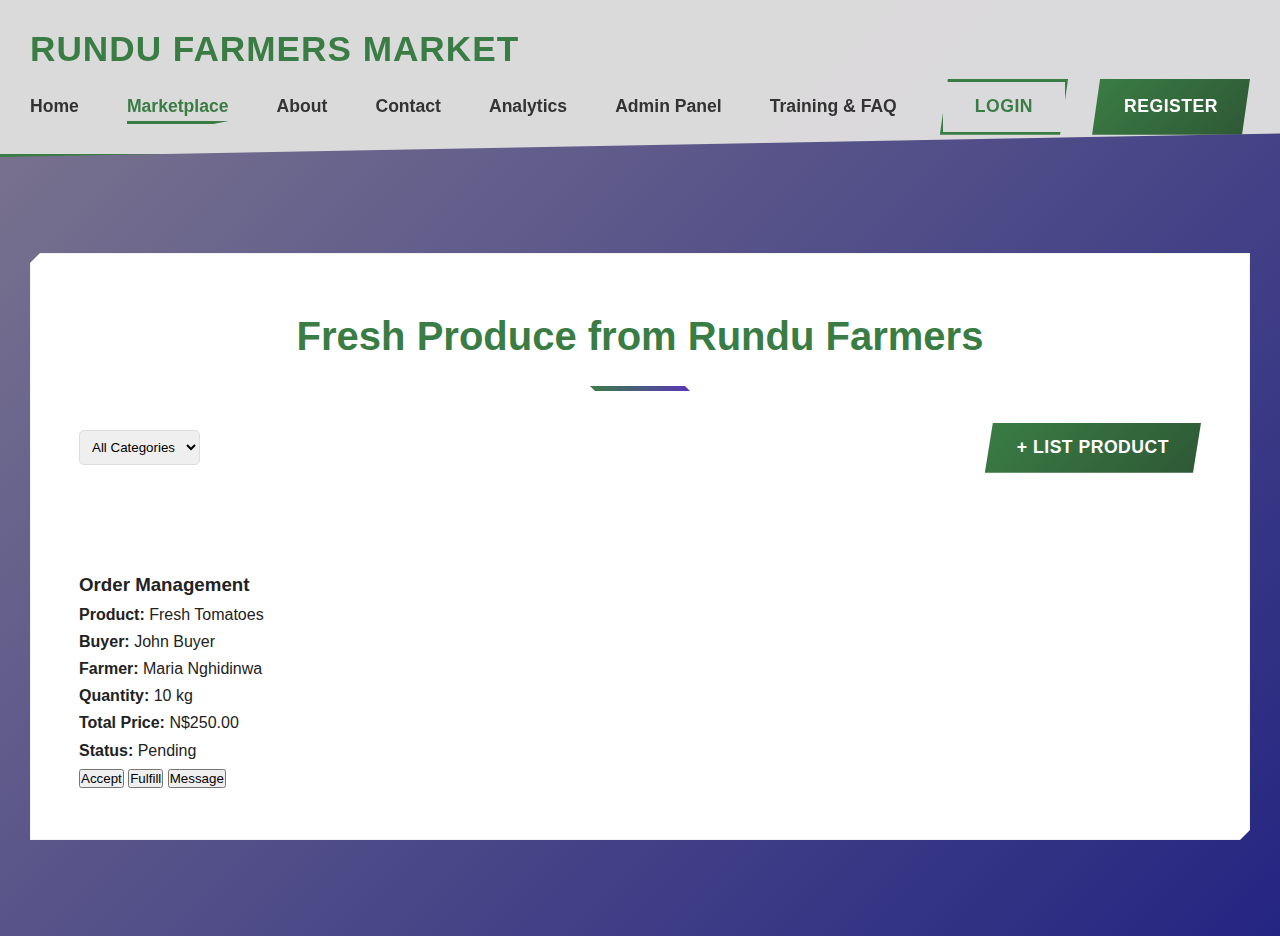
<file: marketplace.html>
<!DOCTYPE html>
<html lang="en">
<head>
    <meta charset="UTF-8">
    <meta name="viewport" content="width=device-width, initial-scale=1.0">
    <title>Marketplace | Rundu Farmers Marketplace</title>
    <link rel="stylesheet" href="style.css">
    <script src="script.js" defer></script>
    <!-- Use environment variables for API endpoints, keys, and sensitive config. See .env setup. -->
</head>
<body>
    <header>
        <div class="container">
            <div class="header-content">
                <div class="logo">Rundu Farmers Market</div>
                <nav>
                    <ul>
                        <li><a href="index.html" class="nav-link">Home</a></li>
                        <li><a href="marketplace.html" class="nav-link active">Marketplace</a></li>
                        <li><a href="about.html" class="nav-link">About</a></li>
                        <li><a href="contact.html" class="nav-link">Contact</a></li>
                        <li><a href="analytics.html" class="nav-link">Analytics</a></li>
                        <li><a href="admin.html" class="nav-link">Admin Panel</a></li>
                        <li><a href="training.html" class="nav-link">Training & FAQ</a></li>
                    </ul>
                </nav>
                <div class="auth-buttons">
                    <button class="btn btn-outline" onclick="openModal('loginModal')">Login</button>
                    <button class="btn btn-primary" onclick="openModal('registerModal')">Register</button>
                    <!-- Implement authentication backend. Use env variables for secrets/config. -->
                </div>
            </div>
        </div>
    </header>
    <!-- Modals for login/register/addProduct should be included globally or per page as needed. Backend integration required. -->
    <div id="loginModal" class="modal">
        <div class="modal-content">
            <span class="close" onclick="closeModal('loginModal')">&times;</span>
            <h2>Login to Your Account</h2>
            <form id="loginForm">
                <div class="form-group">
                    <label for="loginEmail">Email</label>
                    <input type="email" id="loginEmail" required>
                </div>
                <div class="form-group">
                    <label for="loginPassword">Password</label>
                    <input type="password" id="loginPassword" required>
                </div>
                <button type="submit" class="btn btn-primary" style="width: 100%;">Login</button>
            </form>
        </div>
    </div>
    <div id="registerModal" class="modal">
        <div class="modal-content">
            <span class="close" onclick="closeModal('registerModal')">&times;</span>
            <h2>Create Your Account</h2>
            <form id="registerForm">
                <div class="form-group">
                    <label for="registerName">Full Name</label>
                    <input type="text" id="registerName" required>
                </div>
                <div class="form-group">
                    <label for="registerEmail">Email</label>
                    <input type="email" id="registerEmail" required>
                </div>
                <div class="form-group">
                    <label for="registerPhone">Phone Number</label>
                    <input type="tel" id="registerPhone" required>
                </div>
                <div class="form-group">
                    <label for="registerPassword">Password</label>
                    <input type="password" id="registerPassword" required>
                </div>
                <div class="form-group">
                    <label for="confirmPassword">Confirm Password</label>
                    <input type="password" id="confirmPassword" required>
                </div>
                <button type="submit" class="btn btn-primary" style="width: 100%;">Register</button>
            </form>
        </div>
    </div>
    <div id="addProductModal" class="modal">
        <div class="modal-content">
            <span class="close" onclick="closeModal('addProductModal')">&times;</span>
            <h2>List Your Product</h2>
            <form id="addProductForm">
                <div class="form-group">
                    <label for="productName">Product Name</label>
                    <input type="text" id="productName" required>
                </div>
                <div class="form-group">
                    <label for="productCategory">Category</label>
                    <select id="productCategory" required>
                        <option value="">Select Category</option>
                        <option value="vegetables">Vegetables</option>
                        <option value="fruits">Fruits</option>
                        <option value="grains">Grains</option>
                        <option value="herbs">Herbs</option>
                    </select>
                </div>
                <div class="form-group">
                    <label for="productPrice">Price (N$ per kg)</label>
                    <input type="number" id="productPrice" step="0.01" required>
                </div>
                <div class="form-group">
                    <label for="productQuantity">Available Quantity (kg)</label>
                    <input type="number" id="productQuantity" required>
                </div>
                <div class="form-group">
                    <label for="productDescription">Description</label>
                    <textarea id="productDescription" rows="3"></textarea>
                </div>
                <button type="submit" class="btn btn-primary" style="width: 100%;">List Product</button>
            </form>
        </div>
    </div>
    <main>
        <section id="marketplace" class="section-page">
            <div class="container">
                <div class="section">
                    <h2>Fresh Produce from Rundu Farmers</h2>
                    <div style="display: flex; justify-content: space-between; align-items: center; margin-bottom: 2rem; flex-wrap: wrap; gap: 1rem;">
                        <div>
                            <select id="categoryFilter" style="padding: 0.5rem; border-radius: 5px; border: 1px solid #ddd;">
                                <option value="">All Categories</option>
                                <option value="vegetables">Vegetables</option>
                                <option value="fruits">Fruits</option>
                                <option value="grains">Grains</option>
                                <option value="herbs">Herbs</option>
                            </select>
                        </div>
                        <button class="btn btn-primary" onclick="openModal('addProductModal')">+ List Product</button>
                    <!-- Connect product listing to backend. Use env for DB config. -->
                    </div>
                    <div class="products-grid" id="productsGrid"></div>
                    <div class="orders-section" id="ordersSection" style="margin-top: 3rem;">
                        <h3>Order Management</h3>
                        <div id="ordersList">
                            <!-- Orders will be dynamically listed here -->
                            <!-- Implement order backend. Use env for payment/config. -->
                        </div>
                    </div>
                </div>
            </div>
        </section>
    </main>
    <!-- Modals for login/register/addProduct can be included here or globally -->
</body>
</html>
</file>
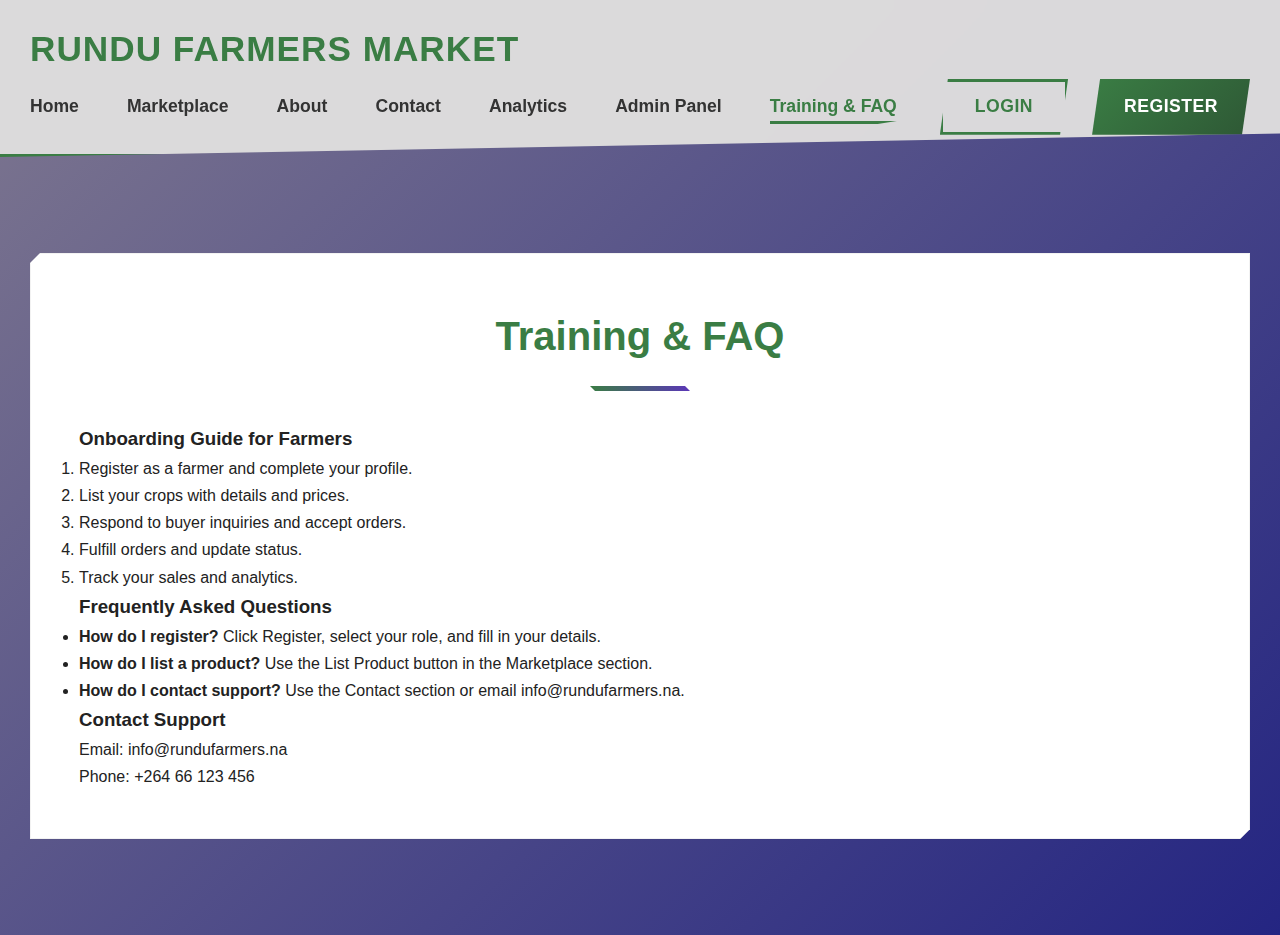
<file: training.html>
<!DOCTYPE html>
<html lang="en">
<head>
    <meta charset="UTF-8">
    <meta name="viewport" content="width=device-width, initial-scale=1.0">
    <title>Training & FAQ | Rundu Farmers Marketplace</title>
    <link rel="stylesheet" href="style.css">
    <script src="script.js" defer></script>
    <!-- Use environment variables for API endpoints, keys, and sensitive config. See .env setup. -->
</head>
<body>
    <header>
        <div class="container">
            <div class="header-content">
                <div class="logo">Rundu Farmers Market</div>
                <nav>
                    <ul>
                        <li><a href="index.html" class="nav-link">Home</a></li>
                        <li><a href="marketplace.html" class="nav-link">Marketplace</a></li>
                        <li><a href="about.html" class="nav-link">About</a></li>
                        <li><a href="contact.html" class="nav-link">Contact</a></li>
                        <li><a href="analytics.html" class="nav-link">Analytics</a></li>
                        <li><a href="admin.html" class="nav-link">Admin Panel</a></li>
                        <li><a href="training.html" class="nav-link active">Training & FAQ</a></li>
                    </ul>
                </nav>
                <div class="auth-buttons">
                    <button class="btn btn-outline" onclick="openModal('loginModal')">Login</button>
                    <button class="btn btn-primary" onclick="openModal('registerModal')">Register</button>
                    <!-- Implement authentication backend. Use env variables for secrets/config. -->
                </div>
            </div>
        </div>
    </header>
    <!-- Modals for login/register should be included globally or per page as needed. Backend integration required. -->
    <div id="loginModal" class="modal">
        <div class="modal-content">
            <span class="close" onclick="closeModal('loginModal')">&times;</span>
            <h2>Login to Your Account</h2>
            <form id="loginForm">
                <div class="form-group">
                    <label for="loginEmail">Email</label>
                    <input type="email" id="loginEmail" required>
                </div>
                <div class="form-group">
                    <label for="loginPassword">Password</label>
                    <input type="password" id="loginPassword" required>
                </div>
                <button type="submit" class="btn btn-primary" style="width: 100%;">Login</button>
            </form>
        </div>
    </div>
    <div id="registerModal" class="modal">
        <div class="modal-content">
            <span class="close" onclick="closeModal('registerModal')">&times;</span>
            <h2>Create Your Account</h2>
            <form id="registerForm">
                <div class="form-group">
                    <label for="registerName">Full Name</label>
                    <input type="text" id="registerName" required>
                </div>
                <div class="form-group">
                    <label for="registerEmail">Email</label>
                    <input type="email" id="registerEmail" required>
                </div>
                <div class="form-group">
                    <label for="registerPhone">Phone Number</label>
                    <input type="tel" id="registerPhone" required>
                </div>
                <div class="form-group">
                    <label for="registerPassword">Password</label>
                    <input type="password" id="registerPassword" required>
                </div>
                <div class="form-group">
                    <label for="confirmPassword">Confirm Password</label>
                    <input type="password" id="confirmPassword" required>
                </div>
                <button type="submit" class="btn btn-primary" style="width: 100%;">Register</button>
            </form>
        </div>
    </div>
    <main>
        <section id="training" class="section-page">
            <div class="container">
                <div class="section">
                    <h2>Training & FAQ</h2>
                    <div class="onboarding">
                        <h3>Onboarding Guide for Farmers</h3>
                        <ol>
                            <li>Register as a farmer and complete your profile.</li>
                            <li>List your crops with details and prices.</li>
                            <li>Respond to buyer inquiries and accept orders.</li>
                            <li>Fulfill orders and update status.</li>
                            <li>Track your sales and analytics.</li>
                        </ol>
                    </div>
                    <div class="faq">
                        <h3>Frequently Asked Questions</h3>
                        <ul>
                            <li><strong>How do I register?</strong> Click Register, select your role, and fill in your details.</li>
                            <li><strong>How do I list a product?</strong> Use the List Product button in the Marketplace section.</li>
                            <li><strong>How do I contact support?</strong> Use the Contact section or email info@rundufarmers.na.</li>
                        </ul>
                    </div>
                    <div class="support">
                        <h3>Contact Support</h3>
                        <p>Email: info@rundufarmers.na</p>
                        <p>Phone: +264 66 123 456</p>
                    </div>
                </div>
            </div>
        </section>
    </main>
</body>
</html>
</file>
<file: style.css>
* {
    margin: 0;
    padding: 0;
    box-sizing: border-box;
}

body {
    font-family: 'Montserrat', 'Segoe UI', sans-serif;
    line-height: 1.7;
    color: #222;
    background: linear-gradient(135deg, #7e778f 0%, #242582 100%);
    min-height: 100vh;
}

.container {
    max-width: 1400px;
    margin: 0 auto;
    padding: 0 30px;
}

header {
    background: rgba(221, 220, 220, 0.98);
    backdrop-filter: blur(15px);
    padding: 1.2rem 0;
    box-shadow: 0 5px 30px rgba(0, 0, 0, 0.15);
    position: sticky;
    top: 0;
    z-index: 1000;
    border-bottom: 3px solid #3a7d44;
    clip-path: polygon(0 0, 100% 0, 100% 85%, 0 100%);
}

.header-content {
    display: flex;
    justify-content: space-between;
    align-items: center;
    flex-wrap: wrap;
}

.logo {
    font-size: 2.2rem;
    font-weight: 800;
    color: #3a7d44;
    display: flex;
    align-items: center;
    gap: 12px;
    text-transform: uppercase;
    letter-spacing: 1px;
}

.logo::before {

    font-size: 2.5rem;
}

nav ul {
    display: flex;
    list-style: none;
    gap: 3rem;
}

nav a {
    text-decoration: none;
    color: #333;
    font-weight: 600;
    font-size: 1.1rem;
    transition: all 0.3s ease;
    position: relative;
    padding: 0.5rem 0;
}

nav a::after {
    content: '';
    position: absolute;
    bottom: 0;
    left: 0;
    width: 0;
    height: 3px;
    background: #3a7d44;
    transition: width 0.3s ease;
    clip-path: polygon(0 0, 100% 0, 85% 100%, 0 100%);
}

nav a:hover::after, nav a.active::after {
    width: 100%;
}

nav a:hover, nav a.active {
    color: #3a7d44;
}

.auth-buttons {
    display: flex;
    gap: 1.5rem;
}

.btn {
    padding: 0.9rem 2rem;
    border: none;
    cursor: pointer;
    font-weight: 700;
    text-decoration: none;
    display: inline-block;
    transition: all 0.3s cubic-bezier(0.25, 0.8, 0.25, 1);
    text-align: center;
    font-size: 1.1rem;
    letter-spacing: 0.5px;
    text-transform: uppercase;
    clip-path: polygon(8px 0, 100% 0, calc(100% - 8px) 100%, 0 100%);
}

.btn-primary {
    background: linear-gradient(135deg, #3a7d44, #2e5835);
    color: white;
    box-shadow: 0 6px 20px rgba(58, 125, 68, 0.4);
}

.btn-primary:hover {
    transform: translateY(-5px);
    box-shadow: 0 12px 25px rgba(58, 125, 68, 0.5);
    background: linear-gradient(135deg, #2e5835, #3a7d44);
}

.btn-outline {
    background: transparent;
    color: #3a7d44;
    border: 3px solid #3a7d44;
    font-weight: 700;
}

.btn-outline:hover {
    background: #3a7d44;
    color: white;
    transform: translateY(-3px);
}

main {
    padding: 3rem 0;
}

.hero {
    text-align: center;
    padding: 6rem 0;
    color: white;
    position: relative;
}

.hero::before {
    content: '';
    position: absolute;
    top: 0;
    left: 0;
    right: 0;
    bottom: 0;
    background: linear-gradient(45deg, transparent 20%, rgba(255,255,255,0.1) 50%, transparent 80%);
    pointer-events: none;
}

.hero h1 {
    font-size: 4.5rem;
    margin-bottom: 1.5rem;
    text-shadow: 3px 3px 6px rgba(0, 0, 0, 0.4);
    font-weight: 900;
    letter-spacing: -1px;
    line-height: 1.2;
}

.hero p {
    font-size: 1.5rem;
    margin-bottom: 3rem;
    max-width: 700px;
    margin-left: auto;
    margin-right: auto;
    text-shadow: 2px 2px 4px rgba(0, 0, 0, 0.3);
    font-weight: 500;
}

.section {
    background: white;
    margin: 3rem 0;
    padding: 3rem;
    clip-path: polygon(0 10px, 10px 0, 100% 0, 100% calc(100% - 10px), calc(100% - 10px) 100%, 0 100%);
    box-shadow: 0 15px 40px rgba(0, 0, 0, 0.15);
    border: 1px solid rgba(0, 0, 0, 0.05);
}

.section h2 {
    color: #3a7d44;
    margin-bottom: 2rem;
    font-size: 2.5rem;
    font-weight: 800;
    text-align: center;
    position: relative;
}

.section h2::after {
    content: '';
    display: block;
    width: 100px;
    height: 5px;
    background: linear-gradient(90deg, #3a7d44, #5b37b7);
    margin: 1rem auto 0;
    clip-path: polygon(0 0, calc(100% - 5px) 0, 100% 100%, 5px 100%);
}

.features-grid {
    display: grid;
    grid-template-columns: repeat(auto-fit, minmax(350px, 1fr));
    gap: 3rem;
    margin-top: 3rem;
}

.feature-card {
    background: linear-gradient(135deg, #f8f9fa, #e9ecef);
    padding: 2.5rem;
    text-align: center;
    transition: all 0.4s cubic-bezier(0.25, 0.8, 0.25, 1);
    border: 1px solid rgba(0, 0, 0, 0.05);
    clip-path: polygon(15px 0, 100% 0, 100% calc(100% - 15px), calc(100% - 15px) 100%, 0 100%, 0 15px);
}

.feature-card:hover {
    transform: translateY(-10px) scale(1.02);
    box-shadow: 0 15px 35px rgba(0, 0, 0, 0.1);
}

.feature-icon {
    font-size: 4rem;
    margin-bottom: 1.5rem;
    color: #3a7d44;
}

.feature-card h3 {
    font-size: 1.5rem;
    margin-bottom: 1rem;
    color: #222;
}

.form-container {
    max-width: 600px;
    margin: 0 auto;
}

.form-group {
    margin-bottom: 2rem;
}

.form-group label {
    display: block;
    margin-bottom: 0.8rem;
    font-weight: 600;
    color: #3a7d44;
    font-size: 1.1rem;
}

.form-group input,
.form-group select,
.form-group textarea {
    width: 100%;
    padding: 1rem;
    border: 3px solid #ddd;
    font-size: 1.1rem;
    transition: all 0.3s ease;
    clip-path: polygon(5px 0, 100% 0, calc(100% - 5px) 100%, 0 100%);
}

.form-group input:focus,
.form-group select:focus,
.form-group textarea:focus {
    outline: none;
    border-color: #3a7d44;
    box-shadow: 0 0 0 3px rgba(58, 125, 68, 0.2);
}

.products-grid {
    display: grid;
    grid-template-columns: repeat(auto-fill, minmax(320px, 1fr));
    gap: 3rem;
    margin-top: 3rem;
}

.product-card {
    background: white;
    overflow: hidden;
    box-shadow: 0 8px 25px rgba(0, 0, 0, 0.12);
    transition: all 0.4s cubic-bezier(0.25, 0.8, 0.25, 1);
    border: 1px solid rgba(0, 0, 0, 0.05);
    clip-path: polygon(0 0, calc(100% - 20px) 0, 100% 20px, 100% 100%, 20px 100%, 0 calc(100% - 20px));
}

.product-card:hover {
    transform: translateY(-10px) scale(1.02);
    box-shadow: 0 15px 35px rgba(0, 0, 0, 0.2);
}

.product-image {
    height: 250px;
    background: linear-gradient(135deg, #81c784, #4caf50);
    display: flex;
    align-items: center;
    justify-content: center;
    font-size: 5rem;
    color: white;
    position: relative;
}

.product-image::before {
    content: '';
    position: absolute;
    bottom: 0;
    left: 0;
    right: 0;
    height: 20px;
    background: white;
    clip-path: polygon(0 100%, 100% 100%, 100% 0, 95% 0, 90% 20px, 85% 0, 80% 20px, 75% 0, 70% 20px, 65% 0, 60% 20px, 55% 0, 50% 20px, 45% 0, 40% 20px, 35% 0, 30% 20px, 25% 0, 20% 20px, 15% 0, 10% 20px, 5% 0, 0 0);
}

.product-info {
    padding: 2rem;
}

.product-name {
    font-size: 1.5rem;
    font-weight: 800;
    color: #3a7d44;
    margin-bottom: 0.8rem;
}

.product-price {
    font-size: 1.8rem;
    font-weight: 800;
    color: #4caf50;
    margin-bottom: 0.8rem;
}

.product-farmer {
    color: #666;
    margin-bottom: 1.5rem;
    font-weight: 500;
}

.modal {
    display: none;
    position: fixed;
    top: 0;
    left: 0;
    width: 100%;
    height: 100%;
    background: rgba(0, 0, 0, 0.7);
    z-index: 2000;
}

.modal-content {
    background: white;
    margin: 5% auto;
    padding: 3rem;
    max-width: 600px;
    position: relative;
    animation: modalSlideIn 0.4s cubic-bezier(0.175, 0.885, 0.32, 1.275);
    box-shadow: 0 25px 50px rgba(0, 0, 0, 0.25);
    clip-path: polygon(20px 0, 100% 0, 100% calc(100% - 20px), calc(100% - 20px) 100%, 0 100%, 0 20px);
}

@keyframes modalSlideIn {
    from {
        opacity: 0;
        transform: translateY(-100px);
    }
    to {
        opacity: 1;
        transform: translateY(0);
    }
}

.close {
    position: absolute;
    top: 1.5rem;
    right: 2rem;
    font-size: 2.5rem;
    cursor: pointer;
    color: #999;
    transition: all 0.3s ease;
}

.close:hover {
    color: #d32f2f;
    transform: rotate(90deg);
}

.stats {
    display: grid;
    grid-template-columns: repeat(auto-fit, minmax(250px, 1fr));
    gap: 3rem;
    margin: 3rem 0;
}

.stat-card {
    background: linear-gradient(135deg, #4caf50, #2e7d32);
    color: white;
    padding: 3rem 2rem;
    text-align: center;
    box-shadow: 0 10px 30px rgba(46, 125, 50, 0.3);
    transition: all 0.3s ease;
    clip-path: polygon(0 0, calc(100% - 15px) 0, 100% 15px, 100% 100%, 15px 100%, 0 calc(100% - 15px));
}

.stat-card:hover {
    transform: translateY(-5px);
    box-shadow: 0 15px 35px rgba(46, 125, 50, 0.4);
}

.stat-number {
    font-size: 4rem;
    font-weight: 800;
    margin-bottom: 0.8rem;
}

.stat-card p {
    font-size: 1.2rem;
    font-weight: 500;
}

.user-type-selector {
    display: flex;
    gap: 2rem;
    margin-bottom: 3rem;
    justify-content: center;
}

.user-type-btn {
    padding: 1.2rem 2.5rem;
    border: 3px solid #3a7d44;
    background: white;
    color: #3a7d44;
    cursor: pointer;
    transition: all 0.3s ease;
    font-weight: 700;
    font-size: 1.1rem;
    min-width: 200px;
    text-align: center;
    clip-path: polygon(10px 0, 100% 0, calc(100% - 10px) 100%, 0 100%);
}

.user-type-btn.active {
    background: #3a7d44;
    color: white;
    box-shadow: 0 5px 20px rgba(58, 125, 68, 0.3);
}

.user-type-btn:hover:not(.active) {
    background: rgba(58, 125, 68, 0.1);
}

.notification {
    position: fixed;
    top: 100px;
    right: 30px;
    background: #4caf50;
    color: white;
    padding: 1.5rem 3rem;
    box-shadow: 0 10px 25px rgba(0, 0, 0, 0.3);
    z-index: 2001;
    animation: slideInRight 0.4s cubic-bezier(0.175, 0.885, 0.32, 1.275);
    font-weight: 600;
    font-size: 1.1rem;
    border-left: 6px solid #2e7d32;
    clip-path: polygon(0 0, calc(100% - 10px) 0, 100% 10px, 100% 100%, 10px 100%, 0 calc(100% - 10px));
}

@keyframes slideInRight {
    from {
        opacity: 0;
        transform: translateX(100px);
    }
    to {
        opacity: 1;
        transform: translateX(0);
    }
}

@media (max-width: 992px) {
    .hero h1 {
        font-size: 3.5rem;
    }
    
    .header-content {
        flex-direction: column;
        gap: 1.5rem;
    }
    
    nav ul {
        flex-wrap: wrap;
        justify-content: center;
        gap: 1.5rem;
    }
    
    .products-grid {
        grid-template-columns: repeat(auto-fill, minmax(280px, 1fr));
    }
}

@media (max-width: 768px) {
    .hero h1 {
        font-size: 2.8rem;
    }
    
    .hero p {
        font-size: 1.3rem;
    }
    
    .section {
        padding: 2rem;
    }
    
    .features-grid {
        grid-template-columns: 1fr;
    }
    
    .user-type-selector {
        flex-direction: column;
        align-items: center;
    }
}

.hidden {
    display: none !important;
}
.chat-message {
    margin-bottom: 0.8rem;
    padding: 0.6rem 1rem;
    border-radius: 15px;
    max-width: 70%;
    clear: both;
}

.chat-message.sent {
    background: #3a7d44;
    color: white;
    float: right;
}

.chat-message.received {
    background: #f1f1f1;
    color: #222;
    float: left;
}

.contact-item {
    padding: 1rem;
    border-bottom: 1px solid #eee;
    cursor: pointer;
    transition: background 0.3s;
}

.contact-item:hover {
    background: #f9f9f9;
}
</file>
